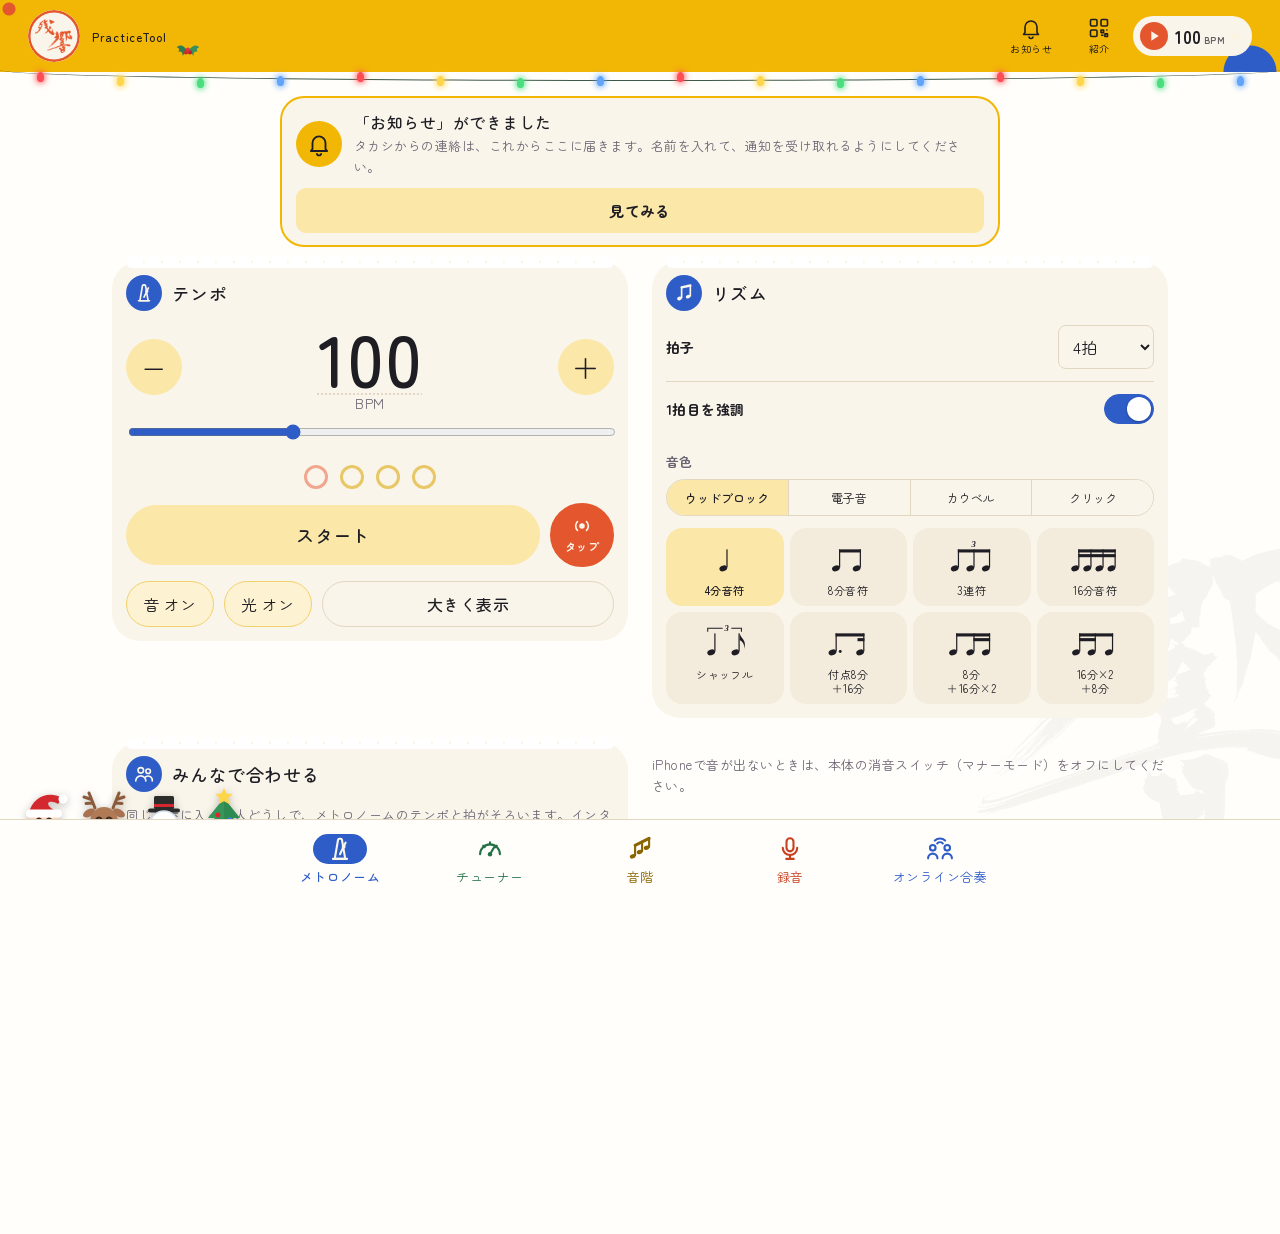
<file: index.html>
<!DOCTYPE html>
<html lang="ja">
<head>
  <meta charset="UTF-8">
  <meta name="viewport" content="width=device-width, initial-scale=1, viewport-fit=cover">
  <meta name="theme-color" content="#F2B705">
  <!-- 字体：禅丸ゴシック（T'S コンセプト） -->
  <link rel="preconnect" href="https://fonts.googleapis.com">
  <link rel="preconnect" href="https://fonts.gstatic.com" crossorigin>
  <link href="https://fonts.googleapis.com/css2?family=Zen+Maru+Gothic:wght@400;500&amp;display=swap" rel="stylesheet">
  <!-- クリスマスの見た目（毎年11月1日〜12月25日）。描く前に切り替えて、ちらつかないようにする -->
  <script>
    (function () {
      var d = new Date();
      if (d.getMonth() === 10 || (d.getMonth() === 11 && d.getDate() <= 25)) document.documentElement.classList.add('theme-xmas');
    })();
  </script>
  <meta name="description" content="メトロノーム・チューナー・音階・録音をひとつにまとめた楽器練習アプリ">
  <meta name="apple-mobile-web-app-capable" content="yes">
  <meta name="apple-mobile-web-app-title" content="残響PracticeTool">
  <meta name="apple-mobile-web-app-status-bar-style" content="black-translucent">
  <title>残響 PracticeTool</title>
  <!-- LINE などにリンクを貼ったときのプレビュー -->
  <meta property="og:type" content="website">
  <meta property="og:title" content="残響 PracticeTool">
  <meta property="og:description" content="メトロノーム・チューナー・音階・録音をひとつにまとめた楽器練習アプリ。ホーム画面に追加して使えます。">
  <meta property="og:url" content="https://trumpet926-bit.github.io/zankyo/">
  <meta property="og:image" content="https://trumpet926-bit.github.io/zankyo/icons/og-image.png">
  <meta property="og:image:width" content="1200">
  <meta property="og:image:height" content="630">
  <meta name="twitter:card" content="summary_large_image">
  <link rel="manifest" href="manifest.webmanifest">
  <link rel="icon" href="icons/icon-32.png?v=20261123" sizes="32x32" type="image/png">
  <link rel="icon" href="icons/icon-192.png?v=20261123" sizes="192x192" type="image/png">
  <link rel="apple-touch-icon" href="icons/icon-180.png?v=20261123">
  <link rel="stylesheet" href="style.css">
</head>
<body>
  <header class="app-header">
    <h1 class="brand">
      <img src="icons/logo-seal.png" alt="残響" class="brand-logo" draggable="false">
      <span class="brand-sub">PracticeTool</span>
      <!-- クリスマスの飾り（ひいらぎ） -->
      <svg class="xmas-holly" viewBox="0 0 32 24" aria-hidden="true">
        <path d="M15 13C10 4 4 6 2 9c3 0 4 3 2 5 4-1 6 2 5 5 3-3 5-3 6-6Z" fill="#2f7d4f"/>
        <path d="M17 13c5-9 11-7 13-4-3 0-4 3-2 5-4-1-6 2-5 5-3-3-5-3-6-6Z" fill="#3a8f5c"/>
        <circle cx="13.6" cy="15" r="2.6" fill="#d4282f"/>
        <circle cx="18.4" cy="15" r="2.6" fill="#c41f27"/>
        <circle cx="16" cy="11.4" r="2.6" fill="#e0353d"/>
      </svg>
    </h1>
    <!-- お知らせ（だれでも書けて全員に届く） -->
    <button class="header-share header-notice" id="openNotice" aria-label="お知らせ">
      <svg viewBox="0 0 24 24" aria-hidden="true">
        <path d="M6 16.5V11a6 6 0 0 1 12 0v5.5l1.5 2h-15Z"/>
        <path d="M10 20.5a2 2 0 0 0 4 0"/>
      </svg>
      <span>お知らせ</span>
      <i class="notice-dot" id="noticeDot" hidden></i>
    </button>
    <!-- アプリを人に紹介する（QRコードを見せる） -->
    <button class="header-share" id="openShare" aria-label="このアプリを紹介する">
      <svg viewBox="0 0 24 24" aria-hidden="true">
        <rect x="3.5" y="3.5" width="6.5" height="6.5" rx="1.2"/>
        <rect x="14" y="3.5" width="6.5" height="6.5" rx="1.2"/>
        <rect x="3.5" y="14" width="6.5" height="6.5" rx="1.2"/>
        <path d="M14 14h2.6v2.6H14zM17.9 17.9h2.6v2.6h-2.6zM14 19.2h2.6M19.2 14h1.3"/>
      </svg>
      <span>紹介</span>
    </button>
    <!-- どの画面からでも押せる、小さなメトロノームのボタン -->
    <button class="mini-metro" id="miniMetro" aria-label="メトロノームのスタート／ストップ">
      <span class="mini-dot" id="miniDot"></span>
      <span class="mini-icon" id="miniIcon"></span>
      <span class="mini-bpm"><span id="miniBpm">100</span><small>BPM</small></span>
    </button>
  </header>

  <!-- 新しい版のお知らせ -->
  <div class="update-banner" id="updateBanner" hidden>新しい版があります。止めたあと（部屋に入っているときは出たあと）に自動で更新します。</div>
  <div class="update-banner done" id="updatedToast" hidden>新しい版に更新しました</div>

  <main>
    <!-- 新しくできた「お知らせ」の案内（一度お知らせを開くまで出す） -->
    <div class="notice-intro" id="noticeIntro" hidden>
      <span class="notice-intro-bell" aria-hidden="true">
        <svg viewBox="0 0 24 24"><path d="M6 16.5V11a6 6 0 0 1 12 0v5.5l1.5 2h-15Z"/><path d="M10 20.5a2 2 0 0 0 4 0"/></svg>
      </span>
      <div class="notice-intro-text">
        <b>「お知らせ」ができました</b>
        <span>タカシからの連絡は、これからここに届きます。名前を入れて、通知を受け取れるようにしてください。</span>
      </div>
      <button class="ens-btn gold notice-intro-open" id="noticeIntroOpen">見てみる</button>
    </div>
    <!-- ホーム画面に追加する案内（必要なときだけ表示） -->
    <div class="install-banner" id="installBanner" hidden>
      <button class="install-close" id="installClose" aria-label="閉じる">×</button>
      <div class="install-title" id="installTitle"></div>
      <div class="install-body" id="installBody"></div>
      <button class="btn primary" id="installButton" hidden>ホーム画面に追加</button>
    </div>

    <!-- メトロノーム -->
    <section class="panel active" id="panel-metronome">
      <!-- テンポ -->
      <div class="tool-section">
        <div class="section-head">
          <span class="section-icon">
            <svg viewBox="0 0 24 24" aria-hidden="true">
              <path d="M7.5 20.5 10.3 4.2a1.2 1.2 0 0 1 1.2-1h1a1.2 1.2 0 0 1 1.2 1l2.8 16.3Z" class="line"/>
              <path d="M6 20.5h12M12 16.5 16.8 6.5" class="line"/>
              <circle cx="15.1" cy="10" r="1.7" class="dot"/>
            </svg>
          </span>
          <h2>テンポ</h2>
        </div>
        <div class="bpm-display">
          <button class="round-btn" id="bpmDown" aria-label="テンポを下げる">−</button>
          <div>
            <button class="bpm-value tempo-edit" id="bpmValue" aria-label="テンポを数字で入力">100</button>
            <div class="bpm-label">BPM</div>
          </div>
          <button class="round-btn" id="bpmUp" aria-label="テンポを上げる">＋</button>
        </div>
        <input type="range" id="bpmSlider" min="30" max="240" value="100" class="bpm-slider">

        <div class="beat-dots" id="beatDots"></div>

        <div class="action-row">
          <button class="btn primary big" id="startStop">スタート</button>
          <button class="tap-btn" id="tapTempo" aria-label="タップしてテンポを決める">
            <svg viewBox="0 0 24 24" aria-hidden="true">
              <circle cx="12" cy="12" r="3" fill="currentColor"/>
              <path d="M7.1 7.1a7 7 0 0 0 0 9.8M16.9 7.1a7 7 0 0 1 0 9.8" fill="none" stroke="currentColor" stroke-width="1.8" stroke-linecap="round"/>
            </svg>
            <span>タップ</span>
          </button>
        </div>
        <div class="action-row compact">
          <button class="toggle" data-toggle="metroSound" aria-pressed="true">音</button>
          <button class="toggle" data-toggle="metroLight" aria-pressed="true">光</button>
          <button class="btn" id="openBigView">大きく表示</button>
        </div>
      </div>

      <!-- リズム -->
      <div class="tool-section">
        <div class="section-head">
          <span class="section-icon">
            <svg viewBox="0 0 24 24" aria-hidden="true">
              <ellipse cx="7" cy="18" rx="2.6" ry="1.9" transform="rotate(-20 7 18)" class="dot"/>
              <ellipse cx="16.5" cy="16" rx="2.6" ry="1.9" transform="rotate(-20 16.5 16)" class="dot"/>
              <path d="M9.4 17.3V5.8M18.9 15.3V3.8" class="line"/>
              <path d="M9.4 5.8 18.9 3.8" class="beam"/>
            </svg>
          </span>
          <h2>リズム</h2>
        </div>
        <div class="setting-row">
          <span class="sub-label">拍子</span>
          <select id="beatsSelect">
            <option value="1">1拍</option>
            <option value="2">2拍</option>
            <option value="3">3拍</option>
            <option value="4" selected>4拍</option>
            <option value="5">5拍</option>
            <option value="6">6拍</option>
            <option value="7">7拍</option>
          </select>
        </div>
        <label class="setting-row">
          <span class="sub-label">1拍目を強調</span>
          <input type="checkbox" id="accentCheck" class="switch" checked>
        </label>
        <div class="sub-head">音色</div>
        <div class="seg click-sounds" id="clickSounds"></div>
        <div class="rhythm-grid" id="rhythmGrid"></div>
      </div>

      <!-- みんなで合わせる -->
      <div class="tool-section">
        <div class="section-head">
          <span class="section-icon">
            <svg viewBox="0 0 24 24" aria-hidden="true">
              <circle cx="8.5" cy="8" r="3" class="line"/>
              <circle cx="16.5" cy="9" r="2.5" class="line"/>
              <path d="M3 19.5a5.5 5.5 0 0 1 11 0M13.8 15.2A4.5 4.5 0 0 1 21 19.5" class="line"/>
            </svg>
          </span>
          <h2 id="syncHeading">みんなで合わせる</h2>
        </div>
        <div id="syncOut">
          <p class="note" id="syncInvite">同じ部屋に入った人どうしで、メトロノームのテンポと拍がそろいます。インターネットにつながっている必要があります。</p>
          <button class="btn primary full-width" id="syncCreate">部屋を作る</button>
          <div class="sync-join">
            <input type="text" inputmode="numeric" maxlength="6" id="syncCodeInput" placeholder="6桁の番号" class="code-input" autocomplete="off">
            <button class="btn" id="syncJoin">部屋に入る</button>
          </div>
        </div>
        <div id="syncIn" hidden>
          <div class="sync-room">
            <span>部屋 <b class="sync-code" id="syncCode"></b></span>
            <button class="btn small" id="syncInviteBtn">招待する</button>
          </div>
          <div class="sync-qr" id="syncQr" hidden></div>
          <div class="sync-me"><span class="sync-me-face" id="syncMeFace"></span><div><small>あなたは</small><b id="syncMe"></b><span class="sync-me-role" id="syncMeRole"></span></div></div>
          <div class="sync-members" id="syncMembers"></div>
          <div class="sync-message" id="syncMessage"></div>
          <div class="sync-calib">
            <p class="sync-calib-live" id="syncCalibLive" hidden></p>
            <button class="btn primary full-width" id="syncCalib" hidden>基準の台に自動で合わせる</button>
            <button class="btn primary full-width" id="syncCalibAll" hidden>全員を順番に合わせる</button>
            <p class="note" id="syncCalibNote"></p>
            <p class="note" id="syncCalibResult" hidden></p>
            <button class="btn full-width tapcal-open" id="openTapCal">タップで合わせる（オンライン合奏用）</button>
            <p class="note small-note">離れた場所の人と合わせるときの補正です。一緒にいるときは、上の「基準の台に自動で合わせる」のほうが正確です。</p>
          </div>
          <div class="sync-countin">
            <label class="setting-row">
              <span class="sub-label">スタートのたびに音で合わせる<small>カウントイン（ピッ×4）のあいだに、全員のマイクで聞いて合わせ直します。同じ部屋にいるとき用。通信の具合に左右されにくくなります。</small></span>
              <input type="checkbox" class="switch" id="syncCountIn">
            </label>
            <p class="note small-note" id="syncCountInNote"></p>
          </div>
          <label class="sync-offset">音のタイミング補正（手で微調整）
            <input type="range" id="syncOffset" min="-400" max="200" step="5" class="bpm-slider">
            <span class="note" id="syncOffsetValue">0 ms</span>
          </label>
          <p class="note">ほかの人より音が早く聞こえるときは右へ、遅いときは左へ動かします。リズム・音・光は自分だけの設定です。</p>
          <button class="btn danger small" id="syncLeave">部屋を出る</button>
        </div>
        <p class="note" id="syncStatus" hidden></p>
        <p class="error" id="syncError" hidden></p>
      </div>

      <p class="note">iPhoneで音が出ないときは、本体の消音スイッチ（マナーモード）をオフにしてください。</p>
      <!-- 時計（Garmin）からの操作。時計を登録した端末だけに出る -->
      <div class="tool-section" id="watchCard" hidden>
        <div class="section-head">
          <span class="section-icon">
            <svg viewBox="0 0 24 24" aria-hidden="true">
              <circle cx="12" cy="12" r="6.5" class="line"/>
              <path d="M9 5.5 9.8 2h4.4l.8 3.5M9 18.5l.8 3.5h4.4l.8-3.5M12 9v3l2 1.5" class="line"/>
            </svg>
          </span>
          <h2>時計で操作</h2>
        </div>
        <button class="btn primary full-width" id="watchToggle">時計からの操作を受け付ける</button>
        <p class="note" id="watchNote"></p>
        <button class="btn small" id="watchCopy">ホーム画面のアプリにも登録する（番号をコピー）</button>
        <p class="note small-note" id="watchCopyNote" hidden>コピーしました。ホーム画面のアプリを開き、左上の「残響」のロゴを5回続けてたたくと出るページのいちばん下で「貼り付けて登録」を押してください。</p>
      </div>
    </section>

    <!-- チューナー -->
    <section class="panel" id="panel-tuner">
      <!-- 上：チューナー -->
      <div class="tool-section">
      <div class="section-head">
        <span class="section-icon">
          <svg viewBox="0 0 24 24" aria-hidden="true">
            <path d="M3.5 16.5a8.5 8.5 0 0 1 17 0" class="line"/>
            <path d="M12 6.2V8M6.2 9.2l1.2 1.2M17.8 9.2l-1.2 1.2" class="line"/>
            <path d="M12 16.5 15.6 10.4" class="line"/>
            <circle cx="12" cy="16.5" r="1.9" class="dot"/>
          </svg>
        </span>
        <h2>チューナー</h2>
      </div>
      <div class="tuner-display" id="tunerDisplay">
        <div class="tuner-note"><span id="tunerNote">–</span><span class="tuner-octave" id="tunerOctave"></span></div>
        <div class="tuner-freq" id="tunerFreq">&nbsp;</div>
        <div class="tuner-meter">
          <div class="meter-tick" style="left: 0%"></div>
          <div class="meter-tick" style="left: 25%"></div>
          <div class="meter-tick center" style="left: 50%"></div>
          <div class="meter-tick" style="left: 75%"></div>
          <div class="meter-tick" style="left: 100%"></div>
          <div class="meter-needle" id="meterNeedle"></div>
        </div>
        <div class="meter-labels">
          <span>♭ 低い</span>
          <span class="tuner-cents" id="tunerCents">&nbsp;</span>
          <span>高い ♯</span>
        </div>
      </div>

      <button class="btn primary big full-width" id="tunerStartStop">マイクをオン</button>
      <p class="error" id="tunerError" hidden></p>

      <div class="sensitivity-row">
        <span class="sub-label">感度</span>
        <span class="note">鈍い</span>
        <input type="range" id="tunerSensitivity" min="1" max="5" step="1" value="4" class="bpm-slider">
        <span class="note">敏感</span>
      </div>
      <div class="input-meter">
        <div class="level-bar" id="tunerLevel"></div>
        <div class="level-mark" id="tunerLevelMark"></div>
      </div>
      <p class="note small-note">バーが縦の線を越えると反応します。反応しにくいときは感度を上げ、まわりの音に反応するときは下げてください。</p>
      </div>

      <!-- 下：基準音（音叉の代わり） -->
      <div class="tool-section">
        <div class="section-head">
          <span class="section-icon">
            <svg viewBox="0 0 24 24" aria-hidden="true">
              <path d="M8.5 3v7.2a3.5 3.5 0 0 0 7 0V3" class="line"/>
              <path d="M12 13.7V21" class="line"/>
              <path d="M18.6 5.4a3.6 3.6 0 0 1 0 4.4M20.6 3.8a6.2 6.2 0 0 1 0 7.6" class="line"/>
            </svg>
          </span>
          <h2>基準音</h2>
        </div>
        <div class="drone-main">
          <button class="round-btn small" id="dronePrev" aria-label="半音下げる">◀</button>
          <div class="drone-note">
            <div class="drone-name" id="droneName">B♭4</div>
            <div class="drone-freq" id="droneFreq">466.2 Hz</div>
          </div>
          <button class="round-btn small" id="droneNext" aria-label="半音上げる">▶</button>
          <button class="btn primary drone-toggle" id="droneToggle">鳴らす</button>
        </div>
        <div class="drone-row">
          <div class="seg drone-quick">
            <button id="droneBb">B♭</button>
            <button id="droneA">A</button>
          </div>
          <span class="player-label">オクターブ</span>
          <div class="seg drone-oct">
            <button id="droneOctDown" aria-label="1オクターブ下げる">−</button>
            <button id="droneOctUp" aria-label="1オクターブ上げる">＋</button>
          </div>
        </div>
        <div class="drone-row">
          <span class="player-label">音色</span>
          <div class="seg" id="droneTimbres"></div>
        </div>
        <div class="drone-row">
          <span class="player-label">音量</span>
          <input type="range" id="droneVolume" min="0.1" max="1" step="0.05" class="bpm-slider">
        </div>
        <p class="note small-note">鳴らしている間は、チューナーのマイクはオフになります。</p>
      </div>

      <!-- 共通の設定 -->
      <div class="common-setting">
        <div>
          <div class="sub-label">基準の高さ（A）</div>
          <div class="note small-note">チューナー・基準音・音階に共通。吹奏楽では 442Hz がよく使われます</div>
        </div>
        <div class="a4-control">
          <button class="round-btn small" id="a4Down" aria-label="基準を下げる">−</button>
          <span class="a4-value"><span id="a4Value">442</span><small>Hz</small></span>
          <button class="round-btn small" id="a4Up" aria-label="基準を上げる">＋</button>
        </div>
      </div>
    </section>

    <!-- 音階 -->
    <section class="panel" id="panel-scale">
      <!-- 調と種類 -->
      <div class="tool-section">
        <div class="section-head">
          <span class="section-icon">
            <svg viewBox="0 0 24 24" aria-hidden="true">
              <path d="M9 3.5 7.5 20.5M15.5 3.5 14 20.5M4.5 9.5l15-2.5M4 16l15-2.5" class="line"/>
            </svg>
          </span>
          <h2>調と種類</h2>
        </div>
        <div class="sub-head">調</div>
        <div class="key-grid" id="keyGrid"></div>
        <div class="sub-head">種類</div>
        <div class="chip-grid" id="scaleTypes"></div>
      </div>

      <!-- 音階（音の並びと再生） -->
      <div class="tool-section">
        <div class="section-head">
          <span class="section-icon">
            <svg viewBox="0 0 24 24" aria-hidden="true">
              <ellipse cx="5.6" cy="18.3" rx="2.4" ry="1.8" transform="rotate(-20 5.6 18.3)" class="dot"/>
              <ellipse cx="11.6" cy="14.6" rx="2.4" ry="1.8" transform="rotate(-20 11.6 14.6)" class="dot"/>
              <ellipse cx="17.6" cy="10.9" rx="2.4" ry="1.8" transform="rotate(-20 17.6 10.9)" class="dot"/>
              <path d="M7.8 17.6V8.8M13.8 13.9V5.6M19.8 10.2V2.9" class="line"/>
              <path d="M7.8 8.8 19.8 2.9" class="beam"/>
            </svg>
          </span>
          <div>
            <h2 id="scaleTitle"></h2>
            <div class="scale-start" id="scaleStart"></div>
          </div>
        </div>
        <button class="guide-link" id="openGuide">
          <svg viewBox="0 0 24 24" aria-hidden="true"><path d="M4 5.5A2.5 2.5 0 0 1 6.5 3H20v15H6.5A2.5 2.5 0 0 0 4 20.5Zm0 15A2.5 2.5 0 0 0 6.5 23H20v-5" fill="none" stroke="currentColor" stroke-width="1.8" stroke-linejoin="round"/></svg>
          <span id="openGuideLabel">この音階の解説</span>
        </button>
        <div class="note-chips" id="noteChips"></div>
        <p class="note small-note">音符を押すと、その音が鳴ります。</p>
        <div class="scale-play">
          <button class="btn primary big" id="scaleStartStop">再生</button>
          <button class="btn big rec-along" id="scaleRecord"></button>
        </div>
        <p class="note small-note">「録音しながら再生」は、鳴らした音階と自分の演奏をまとめて録音し、「録音」の画面に保存します。</p>
        <p class="error" id="scaleRecError" hidden></p>
      </div>

      <!-- 再生の設定 -->
      <div class="tool-section">
        <div class="section-head">
          <span class="section-icon">
            <svg viewBox="0 0 24 24" aria-hidden="true">
              <path d="M4 7h16M4 17h16" class="line"/>
              <circle cx="9" cy="7" r="2.4" class="knob"/>
              <circle cx="15" cy="17" r="2.4" class="knob"/>
            </svg>
          </span>
          <h2>再生の設定</h2>
        </div>
        <div class="sub-head">テンポ</div>
        <div class="tempo-row">
          <button class="round-btn small" id="scaleBpmDown" aria-label="テンポを下げる">−</button>
          <span class="tempo-value"><button class="tempo-edit" id="scaleBpmValue" aria-label="テンポを数字で入力">80</button> BPM</span>
          <button class="round-btn small" id="scaleBpmUp" aria-label="テンポを上げる">＋</button>
        </div>
        <input type="range" id="scaleBpmSlider" min="30" max="200" value="80" class="bpm-slider">
        <div class="sub-head">音の長さ</div>
        <div class="note-lengths" id="noteLengths"></div>
        <div class="sub-head">練習の補助</div>
        <label class="setting-row">
          <span class="sub-label">自分で吹く<small>音階は鳴らさず、楽譜の音符をテンポに合わせて光らせます</small></span>
          <input type="checkbox" id="scaleSelfPlay" class="switch">
        </label>
        <label class="setting-row">
          <span class="sub-label">ドローン（主音をのばす）<small>主音とのずれが「うなり」として聞こえます</small></span>
          <input type="checkbox" id="scaleDrone" class="switch">
        </label>
        <div class="drone-mix" id="scaleDroneMix">
          <span class="note">ドローンの音量</span>
          <input type="range" id="scaleDroneVolume" min="0.1" max="1" step="0.05" class="bpm-slider">
        </div>
        <label class="setting-row" id="scaleRelativeRow">
          <span class="sub-label">平行調も続けて<small id="scaleRelativeNote"></small></span>
          <input type="checkbox" id="scaleRelative" class="switch">
        </label>
        <label class="setting-row">
          <span class="sub-label">メトロノームも鳴らす</span>
          <input type="checkbox" id="scaleClick" class="switch">
        </label>
        <button class="guide-link scale-more" id="toggleScaleSettings" aria-expanded="false">
          <svg viewBox="0 0 24 24" aria-hidden="true"><path d="M4 7h16M4 17h16" fill="none" stroke="currentColor" stroke-width="1.8" stroke-linecap="round"/><circle cx="9" cy="7" r="2.4" fill="currentColor"/><circle cx="15" cy="17" r="2.4" fill="currentColor"/></svg>
          <span>詳しい設定</span>
        </button>
        <div class="scale-settings" id="scaleSettings" hidden>
        <div class="sub-head">楽器の調</div>
        <div class="seg" id="scaleTranspositions">
          <button data-transposition="0">C（実音）</button>
          <button data-transposition="2">B♭</button>
          <button data-transposition="9">E♭</button>
          <button data-transposition="7">F</button>
        </div>
        <p class="note small-note" id="transpositionNote"></p>
        <div class="sub-head">始める高さ</div>
        <div class="seg" id="scaleOctaves">
          <button data-octave="-2">2つ下</button>
          <button data-octave="-1">1つ下</button>
          <button data-octave="0">標準</button>
          <button data-octave="1">1つ上</button>
        </div>
        <label class="setting-row">
          <span class="sub-label">始める前に4拍数える</span>
          <input type="checkbox" id="countIn" class="switch">
        </label>
        <label class="setting-row">
          <span class="sub-label">くり返す</span>
          <input type="checkbox" id="scaleRepeat" class="switch">
        </label>
        </div>
      </div>
    </section>

    <!-- 録音 -->
    <section class="panel" id="panel-recorder">
      <div class="tool-section">
        <div class="section-head">
          <span class="section-icon">
            <svg viewBox="0 0 24 24" aria-hidden="true">
              <rect x="9" y="2.8" width="6" height="11.2" rx="3" class="line"/>
              <path d="M5.8 11a6.2 6.2 0 0 0 12.4 0M12 17.2v3.3M8.8 20.5h6.4" class="line"/>
            </svg>
          </span>
          <h2>録音</h2>
        </div>
        <div class="rec-panel">
          <div class="rec-time" id="recTime">0:00</div>
          <div class="level-meter"><div class="level-bar" id="levelBar"></div></div>
          <button class="rec-button" id="recButton" aria-label="録音"><span class="rec-icon"></span></button>
          <div class="rec-status" id="recStatus">押すと録音を始めます</div>
        </div>
        <label class="setting-row">
          <span class="sub-label">メトロノームを鳴らしながら録音</span>
          <input type="checkbox" id="recWithMetronome" class="switch">
        </label>
        <p class="note small-note">テンポと拍子は「メトロノーム」画面の設定を使います。</p>
        <label class="setting-row">
          <span class="sub-label">使うマイク</span>
          <select id="recMic" class="mic-select"><option value="">おまかせ</option></select>
        </label>
        <p class="note small-note" id="recMicNow" hidden></p>
        <label class="setting-row" id="speakerRow" hidden>
          <span class="sub-label">音を出す場所</span>
          <select id="outSpeaker" class="mic-select"><option value="">おまかせ</option></select>
        </label>
        <p class="note small-note" id="speakerNote" hidden>音を出す場所：Android ではアプリから選べません（Android の決まりで、USB の機器をつなぐと音もそちらから出ます）。画面の上から下に引いて出る音楽の欄の「メディア出力」で、本体や Bluetooth を選べる機種もあります。</p>
        <p class="error" id="recError" hidden></p>
      </div>

      <!-- 再生プレーヤー（一覧から選んだ録音を再生する） -->
      <div class="player" id="player" hidden>
        <div class="player-title" id="playerTitle"></div>
        <canvas class="waveform" id="waveform" aria-label="波形。押すとその位置から再生します"></canvas>
        <div class="seek-wrap">
          <div class="loop-region" id="loopRegion" hidden></div>
          <input type="range" id="playerSeek" min="0" max="1000" value="0" class="bpm-slider player-seek" aria-label="再生位置">
        </div>
        <div class="player-times"><span id="playerPos">0:00</span><span id="playerDur">0:00</span></div>
        <div class="player-controls">
          <button class="round-btn skip-btn" id="playerBack" aria-label="5秒戻す">−5秒</button>
          <button class="player-play" id="playerPlay" aria-label="再生"></button>
          <button class="round-btn skip-btn" id="playerFwd" aria-label="5秒進める">+5秒</button>
        </div>
        <div class="player-row">
          <span class="player-label">速さ</span>
          <div class="seg" id="playerRates">
            <button data-rate="0.5">0.5倍</button>
            <button data-rate="0.75">0.75倍</button>
            <button data-rate="1">1倍</button>
          </div>
        </div>
        <div class="player-row">
          <span class="player-label">くり返し</span>
          <div class="seg">
            <button id="loopA">A</button>
            <button id="loopB">B</button>
            <button id="loopClear">解除</button>
          </div>
        </div>
        <p class="note" id="loopInfo">始めたい位置で「A」、終わりたい位置で「B」を押すと、その間をくり返します。</p>
        <button class="btn full-width trim-open" id="trimOpen">✂ 切り取り</button>
        <div class="trim-panel" id="trimPanel" hidden>
          <p class="trim-range" id="trimRange"></p>
          <p class="note small-note">波形の上の丸い持ち手を動かして、残したい範囲を決めます。元の録音はそのまま残り、切り取った部分が新しい録音（MP3）として保存されます。</p>
          <div class="trim-row">
            <button class="btn small" id="trimSetStart">今の位置を開始に</button>
            <button class="btn small" id="trimSetEnd">今の位置を終了に</button>
          </div>
          <div class="trim-row">
            <button class="btn" id="trimPreview">▶ 範囲を聞く</button>
            <button class="btn primary" id="trimSave">この範囲を保存</button>
          </div>
          <button class="btn small trim-cancel" id="trimCancel">やめる</button>
          <p class="error" id="trimError" hidden></p>
        </div>
        <button class="btn full-width rec-along" id="playerOverdub"></button>
        <p class="note small-note">この録音を頭からスピーカーで鳴らし、合わせて吹いた音とまとめて録音します。最後まで鳴ると録音も止まります。</p>
        <p class="error" id="playerError" hidden></p>
      </div>

      <div class="list-head">
        <h2>録音したもの</h2>
        <button class="btn small" id="selectButton">選んで削除</button>
        <button class="btn small" id="importButton">ファイルを開く</button>
        <input type="file" id="importInput" accept="audio/*,.m4a,.mp3,.wav,.webm,.aac,.ogg" multiple hidden>
      </div>
      <div class="select-bar" id="selectBar" hidden>
        <button class="btn small" id="selectAll">すべて選ぶ</button>
        <button class="btn small danger" id="selectDelete" disabled>削除</button>
        <button class="btn small" id="selectCancel">やめる</button>
      </div>
      <div id="recList"></div>
    </section>
    <section class="panel" id="panel-ensemble">
      <div class="ens-stage">
        <!-- パスワードを入れるまでは、これだけを出す -->
        <div class="ens-lock" id="ensLock">
          <h2 class="ens-title">オンライン合奏</h2>
          <p class="ens-lead">離れた場所の仲間と、音声をつないで一緒に吹く。<br>パスワードを知っている人だけの部屋です。</p>
          <form class="ens-form" id="labUnlock">
            <input type="password" id="labPassword" placeholder="パスワード" autocomplete="off" class="ens-input">
            <button class="ens-btn gold" type="submit" id="labSubmit">入る</button>
          </form>
          <p class="ens-error" id="labError" hidden></p>
        </div>

        <!-- 合奏を始める・参加する -->
        <div class="ens-lobby" id="ensLobby" hidden>
          <h2 class="ens-title">オンライン合奏</h2>
          <p class="ens-lead" id="ensLobbyLead">有線イヤホンをつけて、はじめましょう。</p>
          <button class="ens-btn gold large" id="ensStartSession">合奏をはじめる</button>
          <p class="ens-small center">部屋をつくると、すぐに音声がつながります。仲間はあとから招待できます。</p>
          <div class="ens-divider"><span>または</span></div>
          <form class="ens-form" id="ensJoinForm">
            <input type="text" inputmode="numeric" maxlength="6" id="ensCode" placeholder="部屋の番号（6桁）" class="ens-input code" autocomplete="off">
            <button class="ens-btn outline" type="submit" id="ensJoinBtn">参加する</button>
          </form>
          <p class="ens-error" id="ensLobbyError" hidden></p>
        </div>

        <!-- 合奏中 -->
        <div class="ens-session" id="ensSession" hidden>
          <div class="ens-head">
            <div>
              <p class="ens-label">部屋の番号</p>
              <p class="ens-room-code" id="ensRoomCode"></p>
            </div>
            <button class="ens-btn outline small" id="ensInvite">招待する</button>
          </div>
          <div class="ens-qr" id="ensQr" hidden></div>

          <div class="ens-members" id="ensMembers"></div>
          <button class="ens-btn gold full" id="ensConnect" hidden>音声をつなぐ</button>
          <p class="ens-error" id="ensError" hidden></p>

          <div class="ens-metro">
            <div class="ens-dots" id="ensDots"></div>
            <div class="ens-metro-row">
              <button class="ens-round" id="ensBpmDown" aria-label="テンポを下げる">−</button>
              <div class="ens-bpm"><span id="ensBpm">100</span><small>BPM</small></div>
              <button class="ens-round" id="ensBpmUp" aria-label="テンポを上げる">＋</button>
            </div>
            <div class="ens-metro-row">
              <select id="ensBeats" class="ens-select" aria-label="拍子">
                <option value="1">1拍</option>
                <option value="2">2拍</option>
                <option value="3">3拍</option>
                <option value="4" selected>4拍</option>
                <option value="5">5拍</option>
                <option value="6">6拍</option>
                <option value="7">7拍</option>
              </select>
              <button class="ens-btn gold" id="ensStart">スタート</button>
            </div>
            <div class="ens-metro-row">
              <button class="ens-btn gold ens-cue-btn" id="ensCue">合図を出す</button>
              <button class="ens-btn outline" id="ensBig">大きく表示</button>
            </div>
            <p class="ens-small center">合図：次の小節で、全員の画面に拍の数字（1・2・3・4）が出ます。</p>
          </div>

          <div class="ens-record">
            <button class="ens-rec" id="ensRec" aria-label="合奏を録音する"><span></span></button>
            <p class="ens-rec-label" id="ensRecLabel">合奏を録音する</p>
            <p class="ens-small center" id="ensTakeStatus" hidden></p>
            <button class="ens-btn outline small" id="ensTakeRetry" hidden>もう一度送る</button>
          </div>

          <div class="ens-actions">
            <button class="ens-chip" id="ensMute">マイクを切る</button>
            <button class="ens-chip" id="ensTapCal">タップで合わせる（オンライン合奏用）</button>
          </div>
          <label class="ens-option">
            <input type="checkbox" id="metroViaElement" class="switch">
            <span>メトロノームが聞こえないとき：相手の声と同じ出口から鳴らす</span>
          </label>
        </div>

        <!-- これまでの合奏録音 -->
        <div class="ens-takes" id="ensTakes" hidden>
          <h3 class="ens-subtitle">これまでの合奏録音</h3>
          <div class="ens-take-list" id="ensTakeList"></div>
          <p class="ens-small" id="mixStatus" hidden></p>
        </div>
        <button class="ens-btn outline ens-exit" id="labHide" hidden>退出</button>
      </div>
    </section>
  </main>

  <!-- 音階の解説 -->
  <div class="guide-view" id="guideView" hidden>
    <div class="guide-top">
      <div class="guide-top-row">
        <h2>音階の解説</h2>
        <button class="guide-close" id="closeGuide" aria-label="閉じる">×</button>
      </div>
      <div class="guide-tabs" id="guideTabs"></div>
    </div>
    <article class="guide-body" id="guideBody"></article>
  </div>

  <!-- アプリの紹介（QRコードを見せて、使う人を増やす） -->
  <!-- お知らせ（だれでも書けて全員に届く）と、持ち主への連絡 -->
  <div class="share-view notice-view" id="noticeView" hidden>
    <button class="zk-close" id="closeNotice" aria-label="閉じる">×</button>
    <div class="notice-inner">
      <!-- お知らせ と 連絡 は別のページ（上の切り替えで移る） -->
      <div class="notice-tabs" role="tablist">
        <button class="notice-tab active" id="noticeTabNews" role="tab" aria-selected="true">お知らせ</button>
        <button class="notice-tab" id="noticeTabContact" role="tab" aria-selected="false">タカシに連絡</button>
      </div>

      <section class="notice-page" id="noticePageNews">
        <form class="notice-card" id="noticeNameForm" hidden>
          <p>はじめに、お名前を教えてください。お知らせを読んだことがタカシに伝わり、お知らせを書けるようになります。</p>
          <div class="notice-row">
            <input type="text" id="noticeNameInput" maxlength="20" placeholder="お名前" autocomplete="name">
            <button class="ens-btn gold" type="submit">決める</button>
          </div>
        </form>
        <div class="notice-owner-bar" id="noticeOwnerBar" hidden>
          <button class="btn small notice-reload" id="noticeReload" type="button">↻ 新しいお知らせを確かめる</button>
          <button class="ens-btn gold notice-write" id="noticeWrite">＋ 書く</button>
        </div>
        <div class="notice-card notice-compose" id="noticeCompose" hidden>
          <input type="text" id="noticeTitleInput" maxlength="60" placeholder="見出し">
          <textarea id="noticeBodyInput" rows="6" maxlength="2000" placeholder="本文"></textarea>
          <div class="notice-row">
            <button class="ens-btn outline" id="noticeCancel" type="button">やめる</button>
            <button class="ens-btn gold" id="noticeSend">全員に送る</button>
          </div>
        </div>
        <p class="note small-note notice-send-note" id="noticeSendNote"></p>
        <p class="note small-note" id="noticeDevices" hidden></p>
        <div class="notice-list" id="noticeList"></div>
        <div class="notice-foot">
          <div id="noticePushCard" hidden>
            <p class="note small-note" id="noticePushText"></p>
            <button class="ens-btn gold" id="noticePushOn" hidden>通知を受け取る</button>
          </div>
          <p class="note small-note" id="noticeMe" hidden>お名前：<b id="noticeMeName"></b> <button class="btn small" id="noticeRename" type="button">変える</button></p>
        </div>
      </section>

      <section class="notice-page notice-contact" id="noticePageContact" hidden>
        <div class="notice-contact-card">
          <img src="icons/logo-seal.png" alt="" class="notice-contact-seal">
          <h2 id="noticeContactLabel"></h2>
          <p>SMS（ショートメッセージ）か、メールでご連絡ください。<br>SMS は、スマホが対応していれば自動で RCS になります。</p>
          <a class="ens-btn gold notice-sms" id="noticeSms" href="#">SMS で送る</a>
          <p class="notice-number" id="noticeSmsNumber"></p>
          <a class="ens-btn outline notice-sms" id="noticeMail" href="#">メールで送る</a>
          <p class="notice-mail" id="noticeMailAddress"></p>
        </div>
      </section>
    </div>
  </div>

  <div class="share-view" id="shareView" hidden>
    <button class="zk-close" id="closeShare" aria-label="閉じる">×</button>
    <div class="share-inner">
      <img src="icons/logo-seal.png" alt="残響" class="share-logo">
      <p class="zk-eyebrow">PRACTICE TOOL</p>
      <h2 class="share-title">残響 PracticeTool</h2>
      <p class="share-lead">管楽器奏者のための練習アプリ<br>無料・登録不要・ブラウザですぐ使えます</p>
      <div class="share-qr"><img src="icons/app-qr.svg" alt="アプリのQRコード"></div>
      <p class="share-note">スマホのカメラで読み取ると開きます</p>
      <p class="share-url">trumpet926-bit.github.io/zankyo</p>
      <div class="share-actions">
        <button class="ens-btn gold" id="shareSend">リンクを送る</button>
        <button class="ens-btn outline" id="shareCopy">コピー</button>
      </div>
      <ul class="share-points">
        <li>メトロノーム（仲間とぴったりそろう）</li>
        <li>チューナー・基準音</li>
        <li>音階と管楽器向けの解説</li>
        <li>録音・聞き返し</li>
      </ul>
    </div>
  </div>

  <!-- タップで合わせる（オンライン合奏用の補正） -->
  <div class="tapcal-view" id="tapCal" hidden>
    <div class="tapcal-inner">
      <p class="tapcal-tag">オンライン合奏用</p>
      <h2 class="tapcal-title">タップで合わせる</h2>
      <p class="note tapcal-note" id="tapCalNote"></p>
      <p class="note small-note">離れた場所の人と合わせるときの補正です。一緒にいるときは「基準の台に自動で合わせる」のほうが正確です。</p>
      <button class="tapcal-pad" id="tapCalPad" disabled aria-label="ここをタップ">タップ</button>
      <p class="tapcal-count" id="tapCalCount"></p>
      <div class="tapcal-actions">
        <button class="btn primary" id="tapCalStart">はじめる</button>
        <button class="btn" id="tapCalClose">閉じる</button>
      </div>
    </div>
  </div>

  <!-- オンライン合奏の合図（全員の画面に、拍の数字を大きく出す） -->
  <div class="cue-view" id="cueView" hidden>
    <p class="cue-by" id="cueBy"></p>
    <div class="cue-num" id="cueNum"></div>
    <div class="cue-dots" id="cueDots"></div>
  </div>

  <!-- 隠しページ（上のロゴを5回たたくと開く） -->
  <div class="zk-view" id="zankyoView" hidden>
    <button class="zk-close" id="closeZankyo" aria-label="閉じる">×</button>
    <div class="zk-inner">
      <header class="zk-hero">
        <img src="icons/logo-seal.png" alt="残響" class="zk-logo">
        <p class="zk-eyebrow">ENSEMBLE REVERBERATION</p>
        <p class="zk-lead">香川大学吹奏楽団の OB で結成した<br>アンサンブルです。</p>
      </header>
      <h2 class="zk-heading">これまでの演奏</h2>
      <div class="zk-videos" id="zkVideos"></div>
      <section id="zkSharedSection" hidden>
        <h2 class="zk-heading">今日の練習</h2>
        <div class="zk-shared" id="zkShared"></div>
      </section>
      <p class="zk-foot">このページは、ロゴを 5 回たたいた人だけが見られます。</p>
      <div class="zk-watch">
        <button class="zk-watch-btn" id="watchPaste">時計の番号を貼り付けて登録</button>
        <p class="zk-watch-note" id="watchPasteNote"></p>
      </div>
    </div>
  </div>

  <!-- メトロノームの大きな表示（譜面台に置いても見えるように） -->
  <div class="big-view" id="bigView" hidden>
    <div class="big-flash" id="bigFlash"></div>
    <button class="big-close" id="closeBigView" aria-label="閉じる">×</button>
    <div class="big-room" id="bigRoom" hidden></div>
    <div class="big-beat" id="bigBeat">–</div>
    <div class="big-dots" id="bigDots"></div>
    <div class="big-info"><span id="bigBpm">100</span> BPM</div>
    <div class="big-controls">
      <button class="big-round" id="bigBpmDown" aria-label="テンポを下げる">−</button>
      <button class="big-start" id="bigStartStop">スタート</button>
      <button class="big-round" id="bigBpmUp" aria-label="テンポを上げる">＋</button>
    </div>
    <button class="big-cue" id="bigCue" hidden>合図を出す</button>
    <div class="big-toggles">
      <button class="toggle" data-toggle="metroSound" aria-pressed="true">音</button>
      <button class="toggle" data-toggle="metroLight" aria-pressed="true">光</button>
    </div>
  </div>

  <nav class="tab-bar">
    <button class="tab active" data-panel="metronome">
      <span class="tab-icon">
        <svg viewBox="0 0 24 24" aria-hidden="true">
          <path d="M7.5 20.5 10.3 4.2a1.2 1.2 0 0 1 1.2-1h1a1.2 1.2 0 0 1 1.2 1l2.8 16.3Z" class="line"/>
          <path d="M6 20.5h12" class="line"/>
          <path d="M12 16.5 16.8 6.5" class="line"/>
          <circle cx="15.1" cy="10" r="1.7" class="dot"/>
        </svg>
      </span>
      <span class="tab-label">メトロノーム</span>
    </button>
    <button class="tab" data-panel="tuner">
      <span class="tab-icon">
        <svg viewBox="0 0 24 24" aria-hidden="true">
          <path d="M3.5 16.5a8.5 8.5 0 0 1 17 0" class="line"/>
          <path d="M12 6.2V8M6.2 9.2l1.2 1.2M17.8 9.2l-1.2 1.2" class="line"/>
          <path d="M12 16.5 15.6 10.4" class="line"/>
          <circle cx="12" cy="16.5" r="1.9" class="dot"/>
        </svg>
      </span>
      <span class="tab-label">チューナー</span>
    </button>
    <button class="tab" data-panel="scale">
      <span class="tab-icon">
        <svg viewBox="0 0 24 24" aria-hidden="true">
          <ellipse cx="5.6" cy="18.3" rx="2.4" ry="1.8" transform="rotate(-20 5.6 18.3)" class="dot"/>
          <ellipse cx="11.6" cy="14.6" rx="2.4" ry="1.8" transform="rotate(-20 11.6 14.6)" class="dot"/>
          <ellipse cx="17.6" cy="10.9" rx="2.4" ry="1.8" transform="rotate(-20 17.6 10.9)" class="dot"/>
          <path d="M7.8 17.6V8.8M13.8 13.9V5.6M19.8 10.2V2.9" class="line"/>
          <path d="M7.8 8.8 19.8 2.9" class="beam"/>
        </svg>
      </span>
      <span class="tab-label">音階</span>
    </button>
    <button class="tab" data-panel="recorder">
      <span class="tab-icon">
        <svg viewBox="0 0 24 24" aria-hidden="true">
          <rect x="9" y="2.8" width="6" height="11.2" rx="3" class="line"/>
          <path d="M5.8 11a6.2 6.2 0 0 0 12.4 0" class="line"/>
          <path d="M12 17.2v3.3M8.8 20.5h6.4" class="line"/>
        </svg>
      </span>
      <span class="tab-label">録音</span>
    </button>
    <button class="tab" data-panel="ensemble">
      <span class="tab-icon">
        <svg viewBox="0 0 24 24" aria-hidden="true">
          <circle cx="5.8" cy="11" r="2.4" class="line"/>
          <circle cx="18.2" cy="11" r="2.4" class="line"/>
          <path d="M1.8 20a4 4 0 0 1 8 0M14.2 20a4 4 0 0 1 8 0" class="line"/>
          <path d="M9.6 7.2a3.4 3.4 0 0 1 4.8 0M7.6 4.8a6.4 6.4 0 0 1 8.8 0" class="line"/>
        </svg>
      </span>
      <span class="tab-label">オンライン合奏</span>
    </button>
  </nav>

  <script src="js/version.js"></script>
  <script src="js/music.js"></script>
  <script src="js/scale-guide.js"></script>
  <script src="js/storage.js"></script>
  <script src="js/usage.js"></script>
  <script src="js/audio.js"></script>
  <script src="js/metronome.js"></script>
  <script src="js/notation.js"></script>
  <script src="js/staff.js"></script>
  <script src="js/scale-player.js"></script>
  <script src="js/pitch.js"></script>
  <script src="js/tuner.js"></script>
  <script src="js/drone.js"></script>
  <script src="js/recordings-db.js"></script>
  <script src="js/recorder.js"></script>
  <script src="js/player.js"></script>
  <script src="js/waveform.js"></script>
  <script src="js/app.js"></script>
  <script src="js/calib.js"></script>
  <script src="js/edo-faces.js"></script>
  <script src="js/sync.js"></script>
  <script src="js/sync-ui.js"></script>
  <script src="js/ensemble.js"></script>
  <script src="js/tap-calib.js"></script>
  <script src="js/zankyo.js"></script>
  <script src="js/share.js"></script>
  <script src="js/xmas.js"></script>
  <script src="js/watch-remote.js"></script>
  <script src="js/hidden-share.js"></script>
  <script src="js/notice.js"></script>
  <script src="js/install.js"></script>
  <script src="js/update.js"></script>
</body>
</html>
</file>
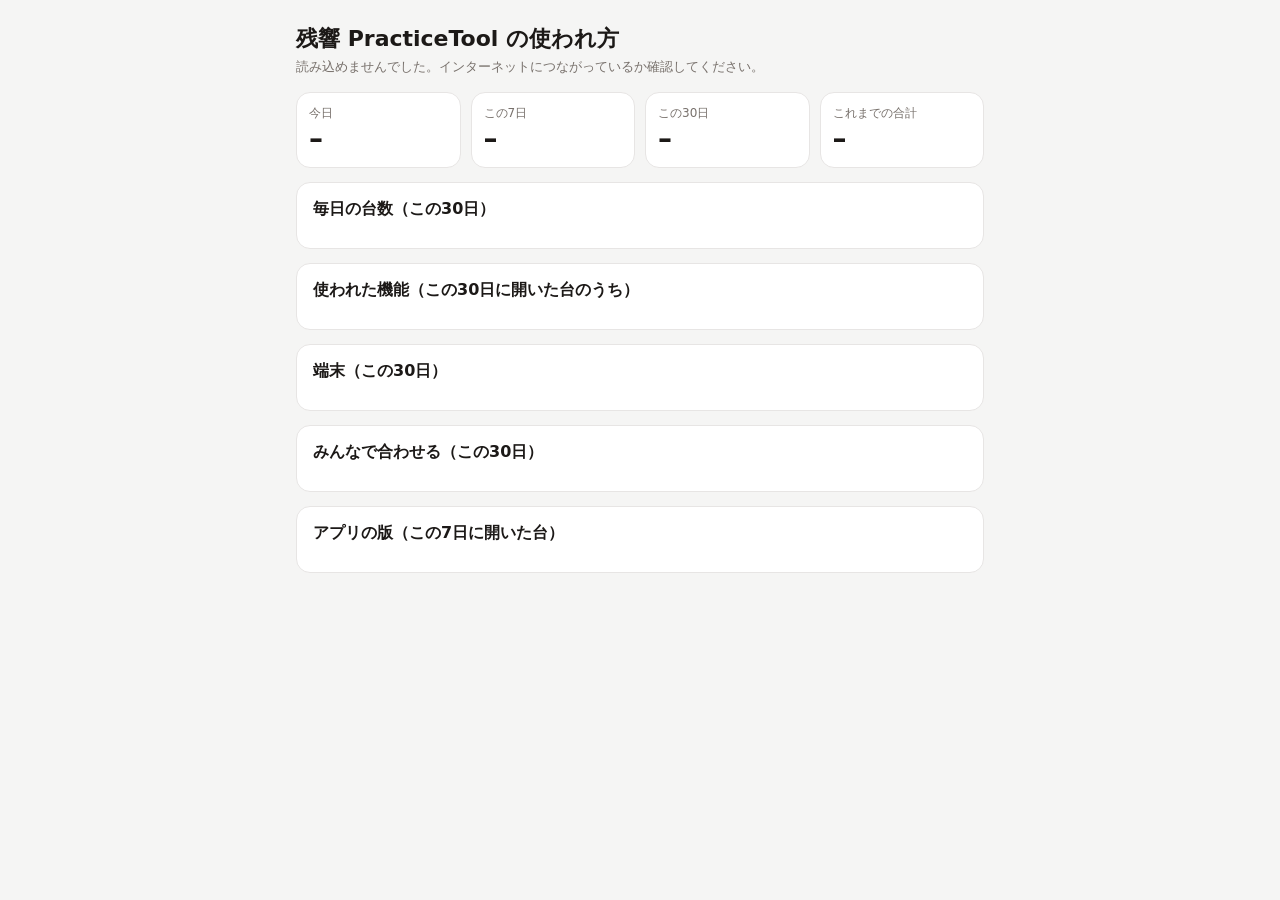
<file: stats.html>
<!doctype html>
<html lang="ja">
<head>
<meta charset="utf-8">
<meta name="viewport" content="width=device-width, initial-scale=1">
<meta name="robots" content="noindex, nofollow">
<title>使われ方</title>
<style>
  :root {
    --bg: #f5f5f4; --surface: #ffffff; --text: #1c1917; --muted: #78716c; --border: #e7e5e4;
    --bar: #b45309; --bar-soft: #f3e3cf; --grid: #e7e5e4;
  }
  @media (prefers-color-scheme: dark) {
    :root { --bg: #0c0a09; --surface: #1c1917; --text: #f5f5f4; --muted: #a8a29e; --border: #292524;
      --bar: #f59e0b; --bar-soft: #3b2a14; --grid: #292524; }
  }
  * { box-sizing: border-box; }
  body { margin: 0; background: var(--bg); color: var(--text); font-family: system-ui, -apple-system, "Hiragino Sans", "Yu Gothic UI", sans-serif; }
  main { max-width: 720px; margin: 0 auto; padding: 16px 16px 40px; }
  h1 { font-size: 22px; margin: 8px 0 4px; }
  h2 { font-size: 16px; margin: 0 0 12px; }
  .sub { color: var(--muted); font-size: 13px; margin: 0 0 16px; }
  .card { background: var(--surface); border: 1px solid var(--border); border-radius: 14px; padding: 16px; margin-bottom: 14px; }
  .tiles { display: grid; grid-template-columns: repeat(4, 1fr); gap: 10px; margin-bottom: 14px; }
  .tile { background: var(--surface); border: 1px solid var(--border); border-radius: 14px; padding: 12px; }
  .tile .label { font-size: 12px; color: var(--muted); }
  .tile .num { font-size: 28px; font-weight: 700; font-variant-numeric: tabular-nums; }
  .tile .unit { font-size: 13px; color: var(--muted); margin-left: 2px; }
  @media (max-width: 480px) { .tiles { grid-template-columns: repeat(2, 1fr); } }
  .chart { position: relative; }
  .chart svg { display: block; width: 100%; height: 180px; overflow: visible; }
  .axis { font-size: 11px; fill: var(--muted); }
  .tip { position: absolute; pointer-events: none; background: var(--text); color: var(--bg); font-size: 12px; padding: 4px 8px; border-radius: 6px; white-space: nowrap; transform: translate(-50%, -110%); }
  .rows { display: grid; gap: 8px; }
  .row { display: grid; grid-template-columns: 8.5em 1fr 6.5em; align-items: center; gap: 8px; font-size: 14px; }
  .track { height: 10px; border-radius: 5px; background: var(--bar-soft); overflow: hidden; }
  .fill { height: 100%; border-radius: 5px; background: var(--bar); }
  .val { text-align: right; font-variant-numeric: tabular-nums; color: var(--muted); font-size: 13px; }
  .val b { color: var(--text); font-weight: 600; }
  table { width: 100%; border-collapse: collapse; font-size: 14px; font-variant-numeric: tabular-nums; }
  th, td { text-align: left; padding: 6px 4px; border-bottom: 1px solid var(--border); }
  th { color: var(--muted); font-weight: 500; font-size: 12px; }
  .empty { color: var(--muted); font-size: 14px; }
</style>
</head>
<body>
<main>
  <h1>残響 PracticeTool の使われ方</h1>
  <p class="sub" id="updated">読み込んでいます…</p>

  <div class="tiles">
    <div class="tile"><div class="label">今日</div><div class="num" id="tToday">–</div></div>
    <div class="tile"><div class="label">この7日</div><div class="num" id="t7">–</div></div>
    <div class="tile"><div class="label">この30日</div><div class="num" id="t30">–</div></div>
    <div class="tile"><div class="label">これまでの合計</div><div class="num" id="tAll">–</div></div>
  </div>

  <section class="card">
    <h2>毎日の台数（この30日）</h2>
    <div class="chart" id="daily"></div>
  </section>

  <section class="card">
    <h2>使われた機能（この30日に開いた台のうち）</h2>
    <div class="rows" id="features"></div>
  </section>

  <section class="card">
    <h2>端末（この30日）</h2>
    <div class="rows" id="platforms"></div>
  </section>

  <section class="card">
    <h2>みんなで合わせる（この30日）</h2>
    <div id="rooms"></div>
  </section>

  <section class="card">
    <h2>アプリの版（この7日に開いた台）</h2>
    <div id="versions"></div>
  </section>
</main>
<script>
const URL_BASE = 'https://zankyo-855d9-default-rtdb.asia-southeast1.firebasedatabase.app/usage.json';
const FEATURES = [
  ['metronome', 'メトロノーム'], ['tuner', 'チューナー'], ['drone', '基準音'], ['scale', '音階'],
  ['guide', '音階の解説'], ['recorder', '録音'], ['sync', 'みんなで合わせる'], ['calib', '自動補正'], ['ensemble', 'オンライン合奏'], ['take', '合奏録音'], ['tapcalib', 'タップで合わせる'], ['calibbatch', '全員を順番に合わせる'], ['countin', '音で合わせる'], ['notice', 'お知らせ'], ['push', '通知の登録'],
];
const PLATFORMS = { iphone: 'iPhone', ipad: 'iPad', android: 'Android', pc: 'パソコン' };

const $ = (id) => document.getElementById(id);
const pad = (n) => String(n).padStart(2, '0');
const dayKey = (d) => `${d.getFullYear()}-${pad(d.getMonth() + 1)}-${pad(d.getDate())}`;
function lastDays(n) {
  const out = [];
  const d = new Date();
  for (let i = n - 1; i >= 0; i--) out.push(dayKey(new Date(d.getFullYear(), d.getMonth(), d.getDate() - i)));
  return out;
}
function uniqueIds(days, data) {
  const ids = new Set();
  days.forEach((day) => Object.keys(data[day] || {}).forEach((id) => ids.add(id)));
  return ids;
}
function esc(s) {
  return String(s).replace(/[&<>"]/g, (c) => ({ '&': '&amp;', '<': '&lt;', '>': '&gt;', '"': '&quot;' }[c]));
}

function barRows(box, items, total) {
  if (!total) {
    box.innerHTML = '<p class="empty">まだ記録がありません。</p>';
    return;
  }
  box.innerHTML = items.map(([label, count]) => {
    const pct = Math.round((count / total) * 100);
    return `<div class="row"><span>${esc(label)}</span><div class="track"><div class="fill" style="width:${pct}%"></div></div>` +
      `<span class="val"><b>${count}</b>台 ${pct}%</span></div>`;
  }).join('');
}

function dailyChart(box, days, counts) {
  const W = 600, H = 180, left = 28, bottom = 22, top = 8;
  const max = Math.max(1, ...counts);
  const step = Math.max(1, Math.ceil(max / 4));
  const yMax = step * Math.ceil(max / step);
  const slot = (W - left) / days.length;
  const barW = Math.max(2, slot - 2); // 棒どうしの間に 2px のすき間
  const y = (v) => top + (H - top - bottom) * (1 - v / yMax);
  let svg = `<svg viewBox="0 0 ${W} ${H}" preserveAspectRatio="none" role="img" aria-label="毎日の台数">`;
  for (let v = 0; v <= yMax; v += step) {
    svg += `<line x1="${left}" x2="${W}" y1="${y(v)}" y2="${y(v)}" stroke="var(--grid)" stroke-width="1"/>`;
    svg += `<text class="axis" x="${left - 6}" y="${y(v) + 4}" text-anchor="end">${v}</text>`;
  }
  counts.forEach((c, i) => {
    const x = left + i * slot + 1;
    if (c > 0) {
      const h = H - bottom - y(c);
      const r = Math.min(4, barW / 2, h);
      // 上の角だけ丸くする
      svg += `<path fill="var(--bar)" d="M${x},${H - bottom} V${y(c) + r} Q${x},${y(c)} ${x + r},${y(c)} H${x + barW - r} Q${x + barW},${y(c)} ${x + barW},${y(c) + r} V${H - bottom} Z"/>`;
    }
    svg += `<rect data-i="${i}" x="${left + i * slot}" y="${top}" width="${slot}" height="${H - top - bottom}" fill="transparent"/>`;
    if ((days.length - 1 - i) % 7 === 0) {
      svg += `<text class="axis" x="${x + barW / 2}" y="${H - 6}" text-anchor="middle">${Number(days[i].slice(5, 7))}/${Number(days[i].slice(8))}</text>`;
    }
  });
  svg += '</svg><div class="tip" hidden></div>';
  box.innerHTML = svg;
  const tip = box.querySelector('.tip');
  box.querySelectorAll('rect[data-i]').forEach((rect) => {
    const show = () => {
      const i = Number(rect.dataset.i);
      const svgRect = box.querySelector('svg').getBoundingClientRect();
      const boxRect = box.getBoundingClientRect();
      tip.textContent = `${Number(days[i].slice(5, 7))}月${Number(days[i].slice(8))}日：${counts[i]}台`;
      tip.style.left = `${svgRect.left - boxRect.left + ((left + (i + 0.5) * slot) / W) * svgRect.width}px`;
      tip.style.top = `${svgRect.top - boxRect.top + (y(counts[i]) / H) * svgRect.height}px`;
      tip.hidden = false;
    };
    rect.addEventListener('mouseenter', show);
    rect.addEventListener('touchstart', show, { passive: true });
    rect.addEventListener('mouseleave', () => { tip.hidden = true; });
  });
}

async function load() {
  const res = await fetch(URL_BASE, { cache: 'no-store' });
  const all = (await res.json()) || {};
  const data = all.days || {};
  const roomData = all.rooms || {};
  const days30 = lastDays(30);
  const days7 = days30.slice(-7);

  $('tToday').textContent = uniqueIds(days30.slice(-1), data).size;
  $('t7').textContent = uniqueIds(days7, data).size;
  $('t30').textContent = uniqueIds(days30, data).size;
  $('tAll').textContent = uniqueIds(Object.keys(data), data).size;

  dailyChart($('daily'), days30, days30.map((d) => Object.keys(data[d] || {}).length));

  // この30日に、各機能を1回でも使った台
  const active = uniqueIds(days30, data);
  const used = {};
  const platformOf = {};
  days30.forEach((day) => Object.entries(data[day] || {}).forEach(([id, rec]) => {
    Object.keys(rec.f || {}).forEach((f) => { (used[f] = used[f] || new Set()).add(id); });
    if (rec.p) platformOf[id] = `${PLATFORMS[rec.p] || rec.p} ${rec.s ? 'アプリ' : 'ブラウザ'}`;
  }));
  barRows($('features'), FEATURES.map(([key, label]) => [label, used[key] ? used[key].size : 0])
    .sort((a, b) => b[1] - a[1]), active.size);

  const platformCounts = {};
  Object.values(platformOf).forEach((p) => { platformCounts[p] = (platformCounts[p] || 0) + 1; });
  barRows($('platforms'), Object.entries(platformCounts).sort((a, b) => b[1] - a[1]), Object.keys(platformOf).length);

  // 部屋：日ごとの部屋の数と、いちばん多かった人数
  const roomRows = days30.slice().reverse().filter((d) => roomData[d]).map((d) => {
    const rooms = Object.values(roomData[d]);
    const sizes = rooms.map((r) => Math.max(...Object.values(r)));
    return `<tr><td>${Number(d.slice(5, 7))}月${Number(d.slice(8))}日</td><td>${rooms.length}部屋</td><td>最大 ${Math.max(...sizes)}人</td></tr>`;
  });
  $('rooms').innerHTML = roomRows.length
    ? `<table><tr><th>日付</th><th>作られた部屋</th><th>いちばん多い部屋の人数</th></tr>${roomRows.join('')}</table>`
    : '<p class="empty">まだ部屋は使われていません。</p>';

  const versionOf = {};
  days7.forEach((day) => Object.entries(data[day] || {}).forEach(([id, rec]) => { if (rec.v) versionOf[id] = rec.v; }));
  const versionCounts = {};
  Object.values(versionOf).forEach((v) => { versionCounts[v] = (versionCounts[v] || 0) + 1; });
  const vRows = Object.entries(versionCounts).sort((a, b) => (a[0] < b[0] ? 1 : -1));
  $('versions').innerHTML = vRows.length
    ? `<table><tr><th>版</th><th>台数</th></tr>${vRows.map(([v, c]) => `<tr><td>${esc(v)}</td><td>${c}台</td></tr>`).join('')}</table>`
    : '<p class="empty">まだ記録がありません。</p>';

  const now = new Date();
  $('updated').textContent = `${now.getMonth() + 1}月${now.getDate()}日 ${pad(now.getHours())}:${pad(now.getMinutes())} 時点。1台を1日1回として数えています。`;
}

load().catch(() => { $('updated').textContent = '読み込めませんでした。インターネットにつながっているか確認してください。'; });
</script>
</body>
</html>
</file>
<file: style.css>
:root {
  --bg: #f5f5f4;
  --surface: #ffffff;
  --text: #1c1917;
  --muted: #78716c;
  --border: #d6d3d1;
  --accent: #b45309;
  --accent-text: #ffffff;
  --beat: #e7e5e4;
  --beat-on: #f59e0b;
  --beat-strong: #b45309;
  --danger: #b91c1c;
}

@media (prefers-color-scheme: dark) {
  :root {
    --bg: #1c1917;
    --surface: #292524;
    --text: #f5f5f4;
    --muted: #a8a29e;
    --border: #44403c;
    --accent: #f59e0b;
    --accent-text: #1c1917;
    --beat: #44403c;
    --beat-on: #fbbf24;
    --beat-strong: #f59e0b;
    --danger: #f87171;
  }
}

* { box-sizing: border-box; }

body {
  margin: 0;
  font-family: -apple-system, BlinkMacSystemFont, "Hiragino Sans", "Yu Gothic UI", "Meiryo", sans-serif;
  background: var(--bg);
  color: var(--text);
  padding-bottom: calc(76px + env(safe-area-inset-bottom));
  -webkit-tap-highlight-color: transparent;
}

.app-header {
  display: flex;
  align-items: center;
  padding: calc(10px + env(safe-area-inset-top)) 16px 10px;
  background: linear-gradient(135deg, #26213b, #0e0c17);
  color: #fef3c7;
}
.brand { display: flex; align-items: flex-end; gap: 12px; margin: 0; }
.brand-logo { height: 52px; width: auto; display: block; }
.brand-sub { font-size: 12px; font-weight: 600; letter-spacing: 0.12em; color: #fbbf24; opacity: 0.85; }

main { position: relative; max-width: 560px; margin: 0 auto; padding: 16px; }

.panel { display: none; }
.panel.active { display: block; }

h2 { font-size: 16px; margin: 24px 0 8px; }
h2:first-child { margin-top: 0; }

.note { font-size: 13px; color: var(--muted); line-height: 1.6; }
.coming-soon { text-align: center; color: var(--muted); padding: 48px 0; }

/* ボタン */
.btn {
  font: inherit;
  padding: 10px 16px;
  border-radius: 10px;
  border: 1px solid var(--border);
  background: var(--surface);
  color: var(--text);
  cursor: pointer;
}
.btn.primary { background: var(--accent); color: var(--accent-text); border-color: var(--accent); }
.btn.danger { color: var(--danger); border-color: var(--danger); }
.btn.big { flex: 1; font-size: 18px; padding: 16px; }
.btn.small { font-size: 13px; padding: 6px 12px; }

.round-btn {
  width: 56px; height: 56px;
  border-radius: 50%;
  border: 1px solid var(--border);
  background: var(--surface);
  color: var(--text);
  font-size: 28px;
  cursor: pointer;
}

.row { display: flex; gap: 12px; align-items: center; margin: 16px 0; flex-wrap: wrap; }

select, input[type="text"], input[type="password"] {
  font: inherit;
  padding: 8px 10px;
  border-radius: 8px;
  border: 1px solid var(--border);
  background: var(--surface);
  color: var(--text);
}
select.full { width: 100%; }
label { display: flex; gap: 8px; align-items: center; }
label.checkbox { font-size: 15px; }

/* メトロノーム */
.bpm-display {
  display: flex;
  align-items: center;
  justify-content: space-between;
  text-align: center;
  margin: 8px 0 16px;
}
.bpm-value { font-size: 72px; font-weight: 700; line-height: 1; font-variant-numeric: tabular-nums; }
.bpm-label { font-size: 14px; color: var(--muted); }
.bpm-slider { width: 100%; accent-color: var(--accent); }

.beat-dots { display: flex; justify-content: center; gap: 12px; margin: 24px 0; min-height: 28px; }
.beat-dot {
  width: 24px; height: 24px;
  border-radius: 50%;
  background: var(--beat);
  transition: background 0.05s;
}
.beat-dot.on { background: var(--beat-on); }
.beat-dot.on.strong { background: var(--beat-strong); transform: scale(1.15); }

/* 音階 */
.key-grid { display: grid; grid-template-columns: repeat(6, 1fr); gap: 6px; }
.key-btn {
  font: inherit;
  font-size: 16px;
  font-weight: 600;
  padding: 10px 0;
  border-radius: 10px;
  border: 1px solid var(--border);
  background: var(--surface);
  color: var(--text);
  cursor: pointer;
}
.key-btn.selected { background: var(--accent); border-color: var(--accent); color: var(--accent-text); }

.scale-view {
  margin: 16px 0;
  padding: 12px;
  border-radius: 12px;
  background: var(--surface);
  border: 1px solid var(--border);
}
.scale-title { font-size: 18px; font-weight: 700; }
.scale-start { font-size: 13px; color: var(--muted); margin: 4px 0 12px; }
.note-chips { display: flex; flex-direction: column; gap: 8px; margin-bottom: 12px; }
.chip-row { display: flex; flex-wrap: wrap; gap: 6px; }
.chip {
  font: inherit;
  min-width: 40px;
  padding: 8px;
  border: none;
  border-radius: 8px;
  background: var(--beat);
  color: var(--text);
  text-align: center;
  font-size: 15px;
  cursor: pointer;
}
.chip.playing { background: var(--beat-on); color: #1c1917; font-weight: 700; }

.tempo-row { display: flex; align-items: center; justify-content: space-between; }
.tempo-value { font-size: 28px; font-weight: 700; font-variant-numeric: tabular-nums; }
.round-btn.small { width: 44px; height: 44px; font-size: 22px; }

.options { display: flex; flex-direction: column; gap: 10px; margin: 16px 0; }
.full-width { width: 100%; }


/* 下のタブ */
.tab-bar {
  position: fixed;
  left: 0; right: 0; bottom: 0;
  display: flex;
  background: var(--surface);
  border-top: 1px solid var(--border);
  padding-bottom: env(safe-area-inset-bottom);
}
.tab {
  flex: 1;
  font: inherit;
  font-size: 11px;
  padding: 14px 2px;
  border: none;
  background: none;
  color: var(--muted);
  cursor: pointer;
}
.tab.active { color: var(--accent); font-weight: 700; }

/* チューナー */
:root { --good: #15803d; --warn: #b45309; --bad: #b91c1c; }
@media (prefers-color-scheme: dark) {
  :root { --good: #4ade80; --warn: #fbbf24; --bad: #f87171; }
}

.tuner-display {
  text-align: center;
  padding: 24px 16px 16px;
  margin-bottom: 16px;
  border-radius: 16px;
  background: var(--surface);
  border: 1px solid var(--border);
  --state: var(--muted);
}
.tuner-display.good { --state: var(--good); }
.tuner-display.warn { --state: var(--warn); }
.tuner-display.bad { --state: var(--bad); }

.tuner-note { font-size: 80px; font-weight: 700; line-height: 1; color: var(--state); }
.tuner-octave { font-size: 28px; margin-left: 4px; }
.tuner-freq { font-size: 14px; color: var(--muted); margin: 8px 0 20px; font-variant-numeric: tabular-nums; }

.tuner-meter {
  position: relative;
  height: 48px;
  margin: 0 12px;
  border-bottom: 2px solid var(--border);
}
.meter-tick {
  position: absolute;
  bottom: 0;
  width: 2px;
  height: 12px;
  margin-left: -1px;
  background: var(--border);
}
.meter-tick.center { height: 24px; background: var(--good); }
.meter-needle {
  position: absolute;
  bottom: 0;
  left: 50%;
  width: 4px;
  height: 44px;
  margin-left: -2px;
  border-radius: 2px;
  background: var(--state);
  transition: left 0.08s linear;
}
.meter-labels {
  display: flex;
  justify-content: space-between;
  margin-top: 8px;
  font-size: 13px;
  color: var(--muted);
}
.tuner-cents { font-size: 20px; font-weight: 700; color: var(--state); font-variant-numeric: tabular-nums; }

.error { color: var(--bad); font-size: 14px; }

/* 録音 */
.rec-panel {
  display: flex;
  flex-direction: column;
  align-items: center;
  gap: 12px;
  padding: 24px 16px;
  margin-bottom: 16px;
  border-radius: 16px;
  background: var(--surface);
  border: 1px solid var(--border);
}
.rec-time { font-size: 48px; font-weight: 700; font-variant-numeric: tabular-nums; }
.level-meter {
  width: 100%;
  height: 8px;
  border-radius: 4px;
  background: var(--beat);
  overflow: hidden;
}
.level-bar { width: 0%; height: 100%; background: var(--good); transition: width 0.05s linear; }
.rec-button {
  width: 80px;
  height: 80px;
  border-radius: 50%;
  border: 4px solid var(--border);
  background: var(--surface);
  display: flex;
  align-items: center;
  justify-content: center;
  cursor: pointer;
}
.rec-icon {
  width: 48px;
  height: 48px;
  border-radius: 50%;
  background: #dc2626;
  transition: all 0.15s;
}
.rec-button.recording .rec-icon { width: 28px; height: 28px; border-radius: 6px; }
.rec-status { font-size: 13px; color: var(--muted); }

.rec-item {
  padding: 12px;
  margin-bottom: 10px;
  border-radius: 12px;
  background: var(--surface);
  border: 1px solid var(--border);
}
.rec-head { display: flex; justify-content: space-between; margin-bottom: 8px; }
.rec-title { font-weight: 600; }
.rec-dur { color: var(--muted); font-variant-numeric: tabular-nums; }
.rec-item audio { width: 100%; }
.rec-actions { display: flex; justify-content: flex-end; gap: 8px; margin-top: 8px; }
.rec-actions a { text-decoration: none; }

.tab.recording .tab-icon::after { content: ""; position: absolute; top: 2px; right: 10px; width: 8px; height: 8px; border-radius: 50%; background: #dc2626; }

/* 書の透かし（画面の右下にうっすら） */
body::before {
  content: "";
  position: fixed;
  right: -6vmin;
  bottom: calc(40px + env(safe-area-inset-bottom));
  width: min(80vmin, 520px);
  aspect-ratio: 1629 / 1505;
  background: url("icons/watermark-light.png") no-repeat center / contain;
  opacity: 0.06;
  pointer-events: none;
  z-index: 0;
}
@media (prefers-color-scheme: dark) {
  body::before { background-image: url("icons/watermark-dark.png"); opacity: 0.07; }
}
.app-header, main { position: relative; z-index: 1; }
.tab-bar { z-index: 2; }

/* チューナーの感度 */
.sensitivity-row { display: flex; align-items: center; gap: 12px; }
.sensitivity-row .note { margin: 0; white-space: nowrap; }
.input-meter {
  position: relative;
  height: 10px;
  margin: 12px 0 4px;
  border-radius: 5px;
  background: var(--beat);
}
.input-meter .level-bar { border-radius: 5px; }
.level-mark {
  position: absolute;
  top: -4px;
  bottom: -4px;
  width: 2px;
  margin-left: -1px;
  background: var(--text);
}

/* iPhone で、すばやく2回タップしたときに画面が拡大されないようにする（指2本の拡大はそのまま使える） */
html { touch-action: manipulation; }
button, .tab, .chip, .key-btn {
  -webkit-user-select: none;
  user-select: none;
  -webkit-touch-callout: none;
}

/* ホーム画面に追加の案内 */
.install-banner {
  position: relative;
  padding: 14px 40px 14px 14px;
  margin-bottom: 16px;
  border-radius: 12px;
  background: var(--surface);
  border: 2px solid var(--accent);
  font-size: 14px;
  line-height: 1.6;
}
.install-title { font-weight: 700; margin-bottom: 4px; }
.install-body ol { margin: 4px 0 0; padding-left: 20px; }
.install-banner .btn { margin-top: 10px; }
.install-close {
  position: absolute;
  top: 6px;
  right: 6px;
  width: 32px;
  height: 32px;
  border: none;
  background: none;
  color: var(--muted);
  font-size: 20px;
  cursor: pointer;
}

/* メトロノームのリズム */
.rhythm-grid { display: grid; grid-template-columns: repeat(4, 1fr); gap: 6px; margin: 4px 0 16px; }
.rhythm-btn {
  font: inherit;
  display: flex;
  flex-direction: column;
  align-items: center;
  gap: 6px;
  padding: 10px 4px 8px;
  border-radius: 10px;
  border: 1px solid var(--border);
  background: var(--surface);
  color: var(--text);
  cursor: pointer;
}
.rhythm-btn.selected { background: var(--accent); border-color: var(--accent); color: var(--accent-text); }
.rhythm-icon { width: 56px; height: 38px; }
.rhythm-name { font-size: 11px; line-height: 1.3; text-align: center; white-space: pre-line; }

/* 音・光のオン・オフ */
.toggle {
  font: inherit;
  padding: 10px 16px;
  border-radius: 999px;
  border: 1px solid var(--border);
  background: var(--surface);
  color: var(--muted);
  cursor: pointer;
}
.toggle::after { content: " オフ"; }
.toggle[aria-pressed="true"] { background: var(--accent); border-color: var(--accent); color: var(--accent-text); }
.toggle[aria-pressed="true"]::after { content: " オン"; }

/* 大きな表示（明るい・暗いの設定に関係なく、いつも暗い背景） */
.big-view {
  position: fixed;
  inset: 0;
  z-index: 10;
  display: flex;
  flex-direction: column;
  align-items: center;
  justify-content: center;
  gap: 16px;
  padding: calc(16px + env(safe-area-inset-top)) 16px calc(16px + env(safe-area-inset-bottom));
  background: #0e0c17;
  color: #fef3c7;
  overflow: hidden;
}
.big-view[hidden] { display: none; }
.big-view > :not(.big-flash) { position: relative; z-index: 1; }
.big-flash { position: absolute; inset: 0; opacity: 0; pointer-events: none; }
.big-flash.flash { background: #fef3c7; animation: big-flash 0.3s ease-out forwards; --peak: 0.28; }
.big-flash.flash-strong { background: #f59e0b; animation: big-flash 0.3s ease-out forwards; --peak: 0.7; }
@keyframes big-flash {
  from { opacity: var(--peak); }
  to { opacity: 0; }
}
.big-close {
  position: absolute !important;
  top: calc(8px + env(safe-area-inset-top));
  right: 8px;
  width: 48px;
  height: 48px;
  border: none;
  background: none;
  color: #a8a29e;
  font-size: 32px;
  cursor: pointer;
}
.big-beat {
  font-size: min(60vw, 42vh);
  font-weight: 800;
  line-height: 1;
  font-variant-numeric: tabular-nums;
}
.big-beat.strong { color: #ffffff; }
.big-dots { display: flex; gap: 14px; }
.big-dots .beat-dot { width: 22px; height: 22px; background: #2c2840; }
.big-dots .beat-dot.on { background: #fef3c7; }
.big-dots .beat-dot.on.strong { background: #f59e0b; }
.big-info { font-size: 24px; color: #d6cfc0; font-variant-numeric: tabular-nums; }
.big-info span { font-size: 40px; font-weight: 700; color: #fef3c7; }
.big-controls { display: flex; align-items: center; gap: 20px; }
.big-round {
  width: 64px;
  height: 64px;
  border-radius: 50%;
  border: 1px solid #44403c;
  background: #1c1a28;
  color: #fef3c7;
  font-size: 30px;
  cursor: pointer;
}
.big-start {
  font: inherit;
  font-size: 22px;
  font-weight: 700;
  min-width: 140px;
  padding: 18px 24px;
  border-radius: 14px;
  border: none;
  background: #f59e0b;
  color: #1c1917;
  cursor: pointer;
}
.big-toggles { display: flex; gap: 12px; }
.big-toggles .toggle { background: #1c1a28; border-color: #44403c; color: #a8a29e; }
.big-toggles .toggle[aria-pressed="true"] { background: #f59e0b; border-color: #f59e0b; color: #1c1917; }

/* みんなで合わせる */
.sync-card {
  margin: 24px 0 8px;
  padding: 14px;
  border-radius: 14px;
  background: var(--surface);
  border: 1px solid var(--border);
}
.sync-card h2 { margin-top: 0; }
.sync-join { display: flex; gap: 8px; margin-top: 10px; }
.code-input {
  flex: 1;
  min-width: 0;
  font-size: 20px;
  letter-spacing: 0.2em;
  text-align: center;
  font-variant-numeric: tabular-nums;
}
.note.invited { color: var(--accent); font-weight: 700; }
.sync-room { display: flex; align-items: center; justify-content: space-between; gap: 8px; }
.sync-code { font-size: 28px; letter-spacing: 0.12em; font-variant-numeric: tabular-nums; }
.sync-qr { margin: 10px 0; text-align: center; }
.qr-image { display: inline-block; padding: 8px; border-radius: 10px; background: #ffffff; line-height: 0; }
.qr-image svg { width: 200px; height: 200px; }
.sync-me { margin: 10px 0 6px; }
.sync-members { display: flex; flex-wrap: wrap; gap: 6px; }
.member { padding: 4px 10px; border-radius: 999px; background: var(--beat); font-size: 14px; }
.member.me { background: var(--accent); color: var(--accent-text); font-weight: 700; }
.sync-message { min-height: 1.6em; margin: 10px 0; font-size: 15px; font-weight: 600; }
.sync-message.fresh { animation: sync-fresh 1.5s ease-out; }
@keyframes sync-fresh {
  from { color: var(--accent); transform: scale(1.04); }
  to { color: var(--text); transform: scale(1); }
}
.sync-offset { flex-direction: column; align-items: stretch; gap: 4px; font-size: 14px; margin-top: 8px; }
.member .ref-mark { margin-left: 4px; font-size: 11px; font-weight: 700; color: var(--accent); }
.member.me .ref-mark { color: var(--accent-text); }
.sync-calib { margin: 8px 0 4px; }
.sync-calib .note { margin: 6px 0 0; }
.sync-calib-live { margin: 0 0 8px; padding: 8px 10px; border-radius: 10px; background: var(--beat); font-weight: 700; }
#syncCalibResult.ok { color: var(--text); font-weight: 600; }
.tab-label { white-space: nowrap; }
#syncCalibResult.fail { color: var(--danger); font-weight: 600; }

/* 大きな表示の部屋の情報 */
.big-room {
  position: absolute !important;
  top: calc(16px + env(safe-area-inset-top));
  left: 16px;
  right: 64px;
  font-size: 14px;
  line-height: 1.6;
  color: #d6cfc0;
  white-space: pre-line;
}

/* 録音の再生プレーヤー */
.player {
  margin: 16px 0;
  padding: 16px;
  border-radius: 16px;
  background: var(--surface);
  border: 2px solid var(--accent);
}
.player-title { font-size: 17px; font-weight: 700; margin-bottom: 8px; overflow-wrap: anywhere; }
.seek-wrap { position: relative; }
.player-seek { position: relative; z-index: 1; margin: 6px 0; }
.loop-region {
  position: absolute;
  top: 50%;
  height: 14px;
  margin-top: -7px;
  border-radius: 4px;
  background: var(--accent);
  opacity: 0.3;
}
.loop-region.pending { opacity: 0.15; }
.player-times { display: flex; justify-content: space-between; font-size: 13px; color: var(--muted); font-variant-numeric: tabular-nums; }
.player-controls { display: flex; align-items: center; justify-content: center; gap: 24px; margin: 12px 0 16px; }
.skip-btn { font-size: 14px; font-weight: 600; }
.player-play {
  width: 76px;
  height: 76px;
  border-radius: 50%;
  border: none;
  background: var(--accent);
  color: var(--accent-text);
  display: flex;
  align-items: center;
  justify-content: center;
  cursor: pointer;
}
.player-play svg { width: 40px; height: 40px; }
.player-row { display: flex; align-items: center; gap: 12px; margin-top: 10px; }
.player-label { width: 64px; font-size: 14px; color: var(--muted); flex-shrink: 0; }
.seg { display: flex; flex: 1; border: 1px solid var(--border); border-radius: 10px; overflow: hidden; }
.seg button {
  flex: 1;
  font: inherit;
  font-size: 14px;
  padding: 9px 4px;
  border: none;
  border-left: 1px solid var(--border);
  background: var(--surface);
  color: var(--text);
  cursor: pointer;
}
.seg button:first-child { border-left: none; }
.seg button.selected { background: var(--accent); color: var(--accent-text); font-weight: 700; }

/* 録音の一覧 */
.list-head { display: flex; align-items: center; justify-content: space-between; margin: 24px 0 10px; }
.list-head h2 { margin: 0; }
.rec-item.selected { border-color: var(--accent); }
.rec-main {
  display: flex;
  flex-direction: column;
  align-items: flex-start;
  gap: 2px;
  width: 100%;
  padding: 0;
  border: none;
  background: none;
  color: var(--text);
  font: inherit;
  text-align: left;
  cursor: pointer;
}
.rec-main .rec-title { overflow-wrap: anywhere; }
.rec-meta { font-size: 13px; color: var(--muted); font-variant-numeric: tabular-nums; }

/* 録音の名前の書き換え */
.rename-form { display: flex; flex-direction: column; gap: 8px; }
.rename-input { width: 100%; font-size: 16px; } /* 16px 未満だと iPhone が自動で拡大するため */

/* hidden を付けた要素は、display の指定があっても必ず隠す */
[hidden] { display: none !important; }

/* 新しい版のお知らせ */
.update-banner {
  position: relative;
  z-index: 3;
  padding: 10px 16px;
  background: var(--accent);
  color: var(--accent-text);
  font-size: 14px;
  font-weight: 600;
  text-align: center;
}
.update-banner.done { background: var(--good); color: #ffffff; }

/* 下のタブのアイコン */
:root { --accent-soft: rgba(180, 83, 9, 0.14); }
@media (prefers-color-scheme: dark) {
  :root { --accent-soft: rgba(245, 158, 11, 0.2); }
}
.tab {
  display: flex;
  flex-direction: column;
  align-items: center;
  gap: 3px;
  padding: 8px 2px 10px;
  font-size: 10.5px;
}
.tab-icon {
  position: relative;
  display: flex;
  align-items: center;
  justify-content: center;
  width: 54px;
  height: 30px;
  border-radius: 15px;
  transition: background 0.2s;
}
.tab-icon svg { width: 24px; height: 24px; }
.tab-icon .line { fill: none; stroke: currentColor; stroke-width: 1.8; stroke-linecap: round; stroke-linejoin: round; }
.tab-icon .beam { fill: none; stroke: currentColor; stroke-width: 2.6; stroke-linecap: round; }
.tab-icon .dot { fill: currentColor; }
.tab.active .tab-icon { background: var(--accent-soft); }
.tab.active .tab-icon svg { animation: tab-pop 0.35s ease-out; }
@keyframes tab-pop {
  0% { transform: scale(0.8); }
  60% { transform: scale(1.12); }
  100% { transform: scale(1); }
}

/* iPhone のホーム画面アプリでは、中身が短い画面で表示範囲が短く計算され、
   下のタブの下にすき間ができることがある。タブの背景を下に伸ばして、すき間を隠す */
.tab-bar::after {
  content: "";
  position: absolute;
  left: 0;
  right: 0;
  top: 100%;
  height: 120px;
  background: var(--surface);
}

/* 基準音 */
.drone-card {
  margin: 20px 0;
  padding: 14px;
  border-radius: 14px;
  background: var(--surface);
  border: 1px solid var(--border);
}
.drone-card h2 { margin-top: 0; }
.drone-main { display: flex; align-items: center; gap: 10px; }
.drone-note { flex: 1; text-align: center; }
.drone-name { font-size: 34px; font-weight: 700; line-height: 1.1; font-variant-numeric: tabular-nums; }
.drone-freq { font-size: 13px; color: var(--muted); font-variant-numeric: tabular-nums; }
.drone-toggle { min-width: 84px; padding: 12px 14px; font-weight: 700; }
.drone-toggle.playing { background: var(--surface); color: var(--accent); }
.drone-row { display: flex; align-items: center; gap: 10px; margin-top: 12px; }
.drone-row .player-label { width: auto; }
.drone-row .seg { flex: 1; }
.drone-quick { flex: 0 0 110px !important; }
.drone-oct { flex: 0 0 96px !important; }
.drone-row input[type="range"] { flex: 1; }
.round-btn:disabled, .seg button:disabled { opacity: 0.35; cursor: default; }

/* チューナー画面：上下の区切り */
.tool-section {
  margin-bottom: 16px;
  padding: 14px;
  border-radius: 18px;
  background: var(--surface);
  border: 1px solid var(--border);
}
.section-head { display: flex; align-items: center; gap: 10px; margin-bottom: 10px; }
.section-head h2 { margin: 0; font-size: 18px; }
.section-icon {
  display: flex;
  align-items: center;
  justify-content: center;
  width: 36px;
  height: 36px;
  border-radius: 50%;
  background: var(--accent-soft);
  color: var(--accent);
}
.section-icon svg { width: 22px; height: 22px; }
.section-icon .line { fill: none; stroke: currentColor; stroke-width: 1.8; stroke-linecap: round; stroke-linejoin: round; }
.section-icon .dot { fill: currentColor; }
.tool-section .tuner-display { margin-bottom: 12px; border: none; background: var(--bg); }
.tool-section .sensitivity-row { margin-top: 14px; }
.sub-label { font-size: 14px; font-weight: 700; white-space: nowrap; }
.small-note { font-size: 12px; margin: 6px 0 0; }
.drone-card { all: unset; } /* 以前の枠は使わない */
.common-setting {
  display: flex;
  align-items: center;
  justify-content: space-between;
  gap: 12px;
  padding: 12px 14px;
  border-radius: 14px;
  border: 1px dashed var(--border);
}
.a4-control { display: flex; align-items: center; gap: 8px; flex-shrink: 0; }
.a4-value { font-size: 22px; font-weight: 700; min-width: 64px; text-align: center; font-variant-numeric: tabular-nums; }
.a4-value small { font-size: 12px; font-weight: 400; margin-left: 2px; color: var(--muted); }
.common-setting .round-btn.small { width: 38px; height: 38px; font-size: 20px; }

/* 音階の音の長さ */
.note-length-head { font-size: 14px; font-weight: 700; margin: 16px 0 6px; }
.note-lengths { display: grid; grid-template-columns: repeat(3, 1fr); gap: 6px; }
.note-lengths .rhythm-name { font-size: 12px; }

/* 録音しながら鳴らすボタン */
.rec-along { margin-top: 10px; display: flex; align-items: center; justify-content: center; gap: 8px; font-weight: 700; }
.rec-dot { width: 12px; height: 12px; border-radius: 50%; background: #dc2626; flex-shrink: 0; }
.rec-along.recording { border-color: #dc2626; color: #dc2626; }
.rec-along.recording .rec-dot { border-radius: 2px; animation: rec-blink 1s ease-in-out infinite; }
@keyframes rec-blink { 50% { opacity: 0.3; } }

/* ===== 全体の見た目の調整（各画面をアイコン付きの枠でまとめる） ===== */
.panel > .tool-section:first-child { margin-top: 0; }
.section-icon .beam { fill: none; stroke: currentColor; stroke-width: 2.6; stroke-linecap: round; }
.section-icon .knob { fill: var(--surface); stroke: currentColor; stroke-width: 1.8; }
.section-head h2 { overflow-wrap: anywhere; }

/* 枠の中の小見出し */
.sub-head { font-size: 13px; font-weight: 700; color: var(--muted); margin: 16px 0 8px; }
.section-head + .sub-head { margin-top: 4px; }

/* 1行の設定（左に名前、右にスイッチや選択） */
.setting-row {
  display: flex;
  align-items: center;
  justify-content: space-between;
  gap: 12px;
  padding: 12px 0;
  border-top: 1px solid var(--border);
  cursor: pointer;
}
.section-head + .setting-row { border-top: none; padding-top: 4px; }
.setting-row .sub-label { font-weight: 600; white-space: normal; }
.setting-row select { min-width: 96px; }

/* オン・オフのスイッチ（チェックボックスを大きく押しやすく） */
input.switch {
  -webkit-appearance: none;
  appearance: none;
  position: relative;
  flex-shrink: 0;
  width: 50px;
  height: 30px;
  margin: 0;
  border-radius: 15px;
  background: var(--beat);
  border: 1px solid var(--border);
  cursor: pointer;
  transition: background 0.2s, border-color 0.2s;
}
input.switch::before {
  content: "";
  position: absolute;
  top: 2px;
  left: 2px;
  width: 24px;
  height: 24px;
  border-radius: 50%;
  background: #ffffff;
  box-shadow: 0 1px 3px rgba(0, 0, 0, 0.3);
  transition: transform 0.2s;
}
input.switch:checked { background: var(--accent); border-color: var(--accent); }
input.switch:checked::before { transform: translateX(20px); }

/* 押して選ぶボタン（音階の種類など） */
.chip-grid { display: grid; grid-template-columns: repeat(3, 1fr); gap: 6px; }
.chip-btn {
  font: inherit;
  font-size: 13px;
  padding: 10px 4px;
  border-radius: 10px;
  border: 1px solid var(--border);
  background: var(--surface);
  color: var(--text);
  cursor: pointer;
}
.chip-btn.selected, .key-btn.selected { background: var(--accent); border-color: var(--accent); color: var(--accent-text); font-weight: 700; }

/* ボタンの並び */
.action-row { display: flex; gap: 10px; margin-top: 14px; }
.action-row .btn.big { flex: 1; }
.action-row.compact { align-items: center; }
.action-row.compact .btn { flex: 1; }

/* メトロノーム */
.tool-section .bpm-display { margin: 0 0 8px; }
.tool-section .beat-dots { margin: 16px 0 4px; }
.tool-section .rhythm-grid { margin: 12px 0 0; }

/* 音階 */
.tool-section #scaleTitle { font-size: 18px; }
.tool-section .scale-start { margin: 2px 0 0; }
.tool-section .note-chips { margin: 4px 0 0; }
.tool-section #scaleStartStop { margin-top: 14px; }
.tool-section .note-lengths { margin-bottom: 4px; }

/* 録音（枠の中に入れた録音ボタンは、枠を二重にしない） */
.tool-section .rec-panel { margin: 0 0 4px; padding: 8px 0 12px; border: none; background: none; }
.chip-btn { white-space: pre-line; line-height: 1.3; }
/* 音名は1段に8つ並べる（上りと下りがそれぞれ1段に収まる） */
.tool-section .chip-row { display: grid; grid-template-columns: repeat(8, 1fr); gap: 4px; }
.tool-section .chip { min-width: 0; padding: 8px 0; font-size: 14px; }

/* 画面を切り替えたとき、横からすっと入ってくる */
.panel.enter-right { animation: panel-in-right 0.25s ease-out; }
.panel.enter-left { animation: panel-in-left 0.25s ease-out; }
@keyframes panel-in-right {
  from { opacity: 0.3; transform: translateX(40px); }
  to { opacity: 1; transform: none; }
}
@keyframes panel-in-left {
  from { opacity: 0.3; transform: translateX(-40px); }
  to { opacity: 1; transform: none; }
}
main { overflow-x: clip; } /* 入ってくる途中の画面で、横にはみ出さないように */

/* iPhone のホーム画面アプリでは、中身が画面より短い画面（録音など）で、表示範囲が上の時計・電波表示の
   高さ分だけ短くなり、下にアプリの描けないすき間ができる。そのすき間はページ全体の背景色で塗られるので、
   ページ全体の背景をタブと同じ色にして、タブが下まで続いて見えるようにする（各画面の背景は body の色） */
html { background-color: var(--surface); overscroll-behavior-y: none; }
body { min-height: 100vh; }

/* 上のロゴの部分（ヘッダー）を、スクロールしても画面の上に固定する */
.app-header { position: sticky; top: 0; z-index: 4; }

/* 音階の解説 */
.guide-link {
  display: inline-flex;
  align-items: center;
  gap: 6px;
  margin: 2px 0 10px;
  padding: 8px 12px;
  border-radius: 999px;
  border: 1px solid var(--accent);
  background: var(--accent-soft);
  color: var(--accent);
  font: inherit;
  font-size: 13px;
  font-weight: 700;
  cursor: pointer;
}
.guide-link svg { width: 16px; height: 16px; }
.guide-view {
  position: fixed;
  inset: 0;
  z-index: 10;
  overflow-y: auto;
  -webkit-overflow-scrolling: touch;
  overscroll-behavior: contain;
  background: var(--bg);
  color: var(--text);
}
.guide-top {
  position: sticky;
  top: 0;
  z-index: 1;
  padding: calc(10px + env(safe-area-inset-top)) 16px 10px;
  background: var(--surface);
  border-bottom: 1px solid var(--border);
}
.guide-top-row { display: flex; align-items: center; justify-content: space-between; }
.guide-top h2 { margin: 0; font-size: 18px; }
.guide-close { width: 44px; height: 44px; border: none; background: none; color: var(--muted); font-size: 30px; cursor: pointer; }
.guide-tabs { display: flex; gap: 6px; overflow-x: auto; padding: 8px 0 2px; scrollbar-width: none; }
.guide-tabs::-webkit-scrollbar { display: none; }
.guide-tabs .chip-btn { flex-shrink: 0; padding: 8px 12px; white-space: nowrap; }
.guide-body {
  max-width: 560px;
  margin: 0 auto;
  padding: 16px 16px calc(32px + env(safe-area-inset-bottom));
  line-height: 1.75;
  font-size: 15px;
}
.guide-body h3 { font-size: 24px; margin: 4px 0 6px; }
.guide-lead { font-size: 16px; font-weight: 600; margin: 0 0 16px; }
.guide-body h4 {
  margin: 22px 0 8px;
  padding-left: 10px;
  border-left: 4px solid var(--accent);
  font-size: 16px;
}
.guide-body ul { margin: 0; padding-left: 20px; }
.guide-body li { margin-bottom: 10px; }
.guide-body b { color: var(--accent); }
.guide-facts {
  margin: 0;
  padding: 12px 14px;
  border-radius: 12px;
  background: var(--surface);
  border: 1px solid var(--border);
}
.guide-facts dt { font-size: 13px; font-weight: 700; color: var(--muted); }
.guide-facts dd { margin: 2px 0 10px; }
.guide-facts dd:last-child { margin-bottom: 0; }
.guide-body #guidePractice { margin-top: 20px; }

/* 解説：世界の音楽院・名教師の囲み、用語メモ */
.guide-world {
  margin: 22px 0 0;
  padding: 2px 14px 6px;
  border-radius: 14px;
  background: var(--accent-soft);
  border: 1px solid var(--accent);
}
.guide-world h4 { border-left: none; padding-left: 0; display: flex; align-items: center; gap: 6px; margin-top: 14px; }
.guide-terms {
  margin-top: 22px;
  padding: 12px 14px;
  border-radius: 12px;
  border: 1px dashed var(--border);
  font-size: 14px;
}
.guide-terms-head { font-weight: 700; margin-bottom: 6px; }
.guide-terms dl { margin: 0; }
.guide-terms dt { font-weight: 700; color: var(--accent); }
.guide-terms dd { margin: 0 0 8px; }
.guide-terms dd:last-child { margin-bottom: 0; }
.guide-foot { margin-top: 16px; }

/* 上の小さなメトロノームのボタン（どの画面からでも押せる） */
.mini-metro {
  margin-left: auto;
  display: flex;
  align-items: center;
  gap: 7px;
  padding: 5px 12px 5px 6px;
  border-radius: 999px;
  border: 1px solid rgba(251, 191, 36, 0.55);
  background: rgba(255, 255, 255, 0.07);
  color: #fef3c7;
  font: inherit;
  cursor: pointer;
}
.mini-icon {
  display: flex;
  align-items: center;
  justify-content: center;
  width: 28px;
  height: 28px;
  border-radius: 50%;
  background: #f59e0b;
  color: #1c1917;
}
.mini-icon svg { width: 16px; height: 16px; }
.mini-bpm { font-size: 17px; font-weight: 700; font-variant-numeric: tabular-nums; line-height: 1; }
.mini-bpm small { font-size: 9px; font-weight: 600; margin-left: 2px; opacity: 0.7; }
.mini-dot { width: 7px; height: 7px; border-radius: 50%; background: rgba(254, 243, 199, 0.25); order: 3; }
.mini-dot.on { animation: mini-flash 0.25s ease-out; }
.mini-dot.on.strong { animation-name: mini-flash-strong; }
@keyframes mini-flash { from { background: #fef3c7; transform: scale(1.5); } }
@keyframes mini-flash-strong { from { background: #f59e0b; transform: scale(1.8); } }
.mini-metro.running { background: rgba(245, 158, 11, 0.2); border-color: #f59e0b; }

/* テンポの数字を押して入力 */
.tempo-edit {
  font: inherit;
  color: inherit;
  background: none;
  border: none;
  padding: 0;
  cursor: pointer;
  text-decoration: underline dotted;
  text-decoration-thickness: 2px;
  text-underline-offset: 6px;
  text-decoration-color: var(--border);
}
.tempo-input {
  font: inherit;
  width: 3.4ch;
  padding: 0;
  text-align: center;
  color: var(--text);
  background: var(--surface);
  border: 2px solid var(--accent);
  border-radius: 12px;
  outline: none;
}
.tempo-value .tempo-input { font-size: 28px; font-weight: 700; } /* 16px 以上なので iPhone が自動で拡大しない */

/* タップボタン：スタートと押し間違えないよう、小さめの丸い点線のボタンにする */
.action-row { align-items: center; }
.tap-btn {
  flex-shrink: 0;
  display: flex;
  flex-direction: column;
  align-items: center;
  justify-content: center;
  gap: 1px;
  width: 64px;
  height: 64px;
  border-radius: 50%;
  border: 2px dashed var(--accent);
  background: var(--surface);
  color: var(--accent);
  font: inherit;
  font-size: 11px;
  font-weight: 700;
  cursor: pointer;
  touch-action: manipulation;
}
.tap-btn svg { width: 22px; height: 22px; }
.tap-btn:active { transform: scale(0.92); background: var(--accent-soft); }
/* 押して入力できるようにした大きなテンポの数字は、元の大きさのまま */
.bpm-value.tempo-edit, .bpm-value.tempo-input { font-size: 72px; font-weight: 700; line-height: 1; font-variant-numeric: tabular-nums; }
.bpm-value.tempo-input { width: 3.2ch; }

/* オンライン合奏（ほかの画面と同じ見た目） */
.ens-stage {
  margin-bottom: 16px;
  padding: 16px 14px;
  border-radius: 18px;
  border: 1px solid var(--border);
  background: var(--surface);
  color: var(--text);
}
.ens-label { margin: 0; font-size: 12px; color: var(--muted); }
.ens-title { margin: 0 0 8px; text-align: center; font-size: 20px; font-weight: 700; }
.ens-subtitle { margin: 0 0 8px; font-size: 16px; font-weight: 700; }
.ens-lead { margin: 0 0 16px; text-align: center; font-size: 14px; line-height: 1.7; color: var(--muted); }
.ens-small { margin: 8px 0 0; font-size: 12.5px; line-height: 1.7; color: var(--muted); }
.ens-small.center { text-align: center; }
.ens-small.ok { color: var(--text); font-weight: 600; }
.ens-small.fail, .ens-error { color: var(--danger); }
.ens-error { margin: 10px 0 0; font-size: 13px; text-align: center; }

.ens-btn {
  font: inherit;
  font-weight: 600;
  padding: 10px 18px;
  border-radius: 10px;
  border: 1px solid var(--border);
  background: var(--surface);
  color: var(--text);
  cursor: pointer;
}
.ens-btn:disabled { opacity: 0.5; cursor: default; }
.ens-btn.gold { background: var(--accent); color: var(--accent-text); border-color: var(--accent); }
.ens-btn.gold.running { background: var(--surface); color: var(--accent); }
.ens-btn.small { padding: 6px 12px; font-size: 13px; }
.ens-btn.large { display: block; width: 100%; padding: 16px; font-size: 18px; }
.ens-btn.full { display: block; width: 100%; margin-top: 14px; }
.ens-btn.ens-exit { display: block; width: 100%; margin-top: 20px; color: var(--danger); border-color: var(--danger); }

.ens-form { display: flex; gap: 8px; }
.ens-input {
  flex: 1;
  min-width: 0;
  font: inherit;
  font-size: 16px;
  padding: 10px 12px;
  border-radius: 10px;
  border: 1px solid var(--border);
  background: var(--surface);
  color: var(--text);
}
.ens-input::placeholder { color: var(--muted); }
.ens-input:focus { outline: none; border-color: var(--accent); }
.ens-input.code { letter-spacing: 0.15em; text-align: center; font-variant-numeric: tabular-nums; }

.ens-divider { display: flex; align-items: center; gap: 12px; margin: 20px 0 14px; color: var(--muted); font-size: 12px; }
.ens-divider::before, .ens-divider::after { content: ""; flex: 1; height: 1px; background: var(--border); }

/* 合奏中 */
.ens-head { display: flex; align-items: flex-end; justify-content: space-between; gap: 12px; }
.ens-room-code { margin: 0; font-size: 26px; font-weight: 700; letter-spacing: 0.12em; font-variant-numeric: tabular-nums; }
.ens-qr { margin: 14px 0 0; text-align: center; }
.ens-qr-image { display: inline-block; padding: 8px; border-radius: 12px; background: #fff; line-height: 0; }
.ens-qr-image svg { width: 180px; height: 180px; }
.ens-qr .ens-btn { margin-top: 10px; }

.ens-members { display: grid; grid-template-columns: repeat(auto-fill, minmax(88px, 1fr)); gap: 14px 10px; margin: 18px 0 4px; }
.ens-member { --level: 0; text-align: center; min-width: 0; }
.ens-avatar {
  position: relative;
  width: 56px;
  height: 56px;
  margin: 0 auto 6px;
  display: flex;
  align-items: center;
  justify-content: center;
  border-radius: 50%;
  border: 2px solid var(--accent);
  background: var(--accent-soft);
  font-size: 22px;
  font-weight: 700;
  color: var(--accent);
  box-shadow: 0 0 calc(var(--level) * 22px) calc(var(--level) * 3px) rgba(245, 158, 11, calc(var(--level) * 0.8));
  transition: box-shadow 0.08s linear;
}
.ens-member.off .ens-avatar { border-style: dashed; opacity: 0.45; }
.ens-ref {
  position: absolute;
  bottom: -7px;
  left: 50%;
  transform: translateX(-50%);
  padding: 1px 7px;
  border-radius: 999px;
  background: var(--accent);
  color: var(--accent-text);
  font-size: 10px;
  font-weight: 700;
  white-space: nowrap;
}
.ens-name { margin-top: 10px; font-size: 13px; overflow: hidden; text-overflow: ellipsis; white-space: nowrap; }
.ens-state { font-size: 11px; color: var(--muted); font-variant-numeric: tabular-nums; }
.ens-member.live .ens-state { color: var(--accent); }

.ens-metro { margin: 18px 0 0; padding: 14px 0; border-top: 1px solid var(--border); border-bottom: 1px solid var(--border); }
.ens-dots { display: flex; justify-content: center; gap: 10px; min-height: 14px; margin-bottom: 10px; }
.ens-dots .beat-dot { width: 14px; height: 14px; }
.ens-metro-row { display: flex; align-items: center; justify-content: center; gap: 14px; }
.ens-metro-row + .ens-metro-row { margin-top: 12px; }
.ens-bpm { min-width: 100px; text-align: center; font-size: 40px; font-weight: 700; line-height: 1; font-variant-numeric: tabular-nums; }
.ens-bpm small { display: block; margin-top: 4px; font-size: 11px; font-weight: 400; color: var(--muted); }
.ens-round {
  width: 44px;
  height: 44px;
  border-radius: 50%;
  border: 1px solid var(--border);
  background: var(--surface);
  color: var(--text);
  font-size: 22px;
  cursor: pointer;
}
.ens-select { font: inherit; padding: 9px 12px; border-radius: 10px; border: 1px solid var(--border); background: var(--surface); color: var(--text); }
.ens-cue-btn { min-width: 150px; }

/* 録音ボタン */
.ens-record { margin: 20px 0 4px; text-align: center; }
.ens-rec {
  position: relative;
  width: 80px;
  height: 80px;
  border-radius: 50%;
  border: 2px solid var(--border);
  background: var(--surface);
  cursor: pointer;
}
.ens-rec span {
  position: absolute;
  inset: 0;
  margin: auto;
  width: 32px;
  height: 32px;
  border-radius: 50%;
  background: #dc2626;
  transition: border-radius 0.2s, width 0.2s, height 0.2s;
}
.ens-rec:disabled { opacity: 0.4; cursor: default; }
.ens-rec.recording { border-color: #dc2626; animation: ens-pulse 1.6s ease-in-out infinite; }
.ens-rec.recording span { width: 26px; height: 26px; border-radius: 6px; }
@keyframes ens-pulse {
  0%, 100% { box-shadow: 0 0 0 0 rgba(220, 38, 38, 0.5); }
  50% { box-shadow: 0 0 0 12px rgba(220, 38, 38, 0); }
}
.ens-rec-label { margin: 8px 0 0; font-size: 15px; font-weight: 600; }
.ens-record .ens-btn { margin-top: 8px; }

.ens-actions { display: flex; justify-content: center; flex-wrap: wrap; gap: 8px; margin: 20px 0 0; }
.ens-chip { font: inherit; font-size: 13px; padding: 8px 14px; border-radius: 999px; border: 1px solid var(--border); background: var(--surface); color: var(--text); cursor: pointer; }
.ens-chip.active { border-color: var(--accent); color: var(--accent); }
.ens-chip.danger { color: var(--danger); border-color: var(--danger); }
.ens-chip:disabled { opacity: 0.4; cursor: default; }
.ens-option { display: flex; align-items: center; gap: 10px; margin: 16px 0 0; font-size: 12px; color: var(--muted); line-height: 1.5; }
.ens-option .switch { flex-shrink: 0; }

/* これまでの合奏録音 */
.ens-takes { margin: 22px 0 0; padding-top: 16px; border-top: 1px solid var(--border); }
.ens-take { display: flex; align-items: center; justify-content: space-between; gap: 10px; padding: 10px 0; border-bottom: 1px solid var(--border); font-size: 15px; }
.ens-take:last-child { border-bottom: 0; }

/* オンライン合奏の合図 */
.big-cue { margin-top: 18px; padding: 12px 30px; border-radius: 10px; border: 0; background: var(--accent); color: var(--accent-text); font: inherit; font-weight: 700; cursor: pointer; }
.cue-view {
  position: fixed;
  inset: 0;
  z-index: 50;
  display: flex;
  flex-direction: column;
  align-items: center;
  justify-content: center;
  background: var(--bg);
  color: var(--text);
}
.cue-by { position: absolute; top: calc(24px + env(safe-area-inset-top)); margin: 0; font-size: 14px; color: var(--muted); }
.cue-num { min-height: 1em; font-size: min(62vw, 340px); font-weight: 700; line-height: 1; color: var(--accent); font-variant-numeric: tabular-nums; }
.cue-num.first { color: var(--beat-strong); }
.cue-num.pop { animation: cue-pop 0.35s ease-out; }
@keyframes cue-pop { from { transform: scale(1.2); opacity: 0.4; } to { transform: scale(1); opacity: 1; } }
.cue-dots { display: flex; gap: 14px; margin-top: 28px; }
.cue-dots span { width: 16px; height: 16px; border-radius: 50%; background: var(--beat); }
.cue-dots span.on { background: var(--beat-on); }

/* 隠しページ（残響の紹介） */
.zk-view {
  position: fixed;
  inset: 0;
  z-index: 30;
  overflow-y: auto;
  -webkit-overflow-scrolling: touch;
  background: radial-gradient(120% 60% at 50% 0%, #1d2452 0%, #0b0f27 60%, #05070f 100%);
  color: #f4ecd8;
  animation: zk-in 0.5s ease-out;
}
@keyframes zk-in { from { opacity: 0; } to { opacity: 1; } }
.zk-close {
  position: fixed;
  top: calc(12px + env(safe-area-inset-top));
  right: 14px;
  z-index: 1;
  width: 42px;
  height: 42px;
  border-radius: 50%;
  border: 1px solid rgba(214, 178, 94, 0.4);
  background: rgba(8, 11, 29, 0.7);
  color: #f1d48a;
  font-size: 24px;
  cursor: pointer;
}
.zk-inner { max-width: 640px; margin: 0 auto; padding: calc(48px + env(safe-area-inset-top)) 18px calc(40px + env(safe-area-inset-bottom)); }
.zk-hero { text-align: center; margin-bottom: 36px; }
.zk-logo { width: 150px; height: auto; filter: drop-shadow(0 6px 24px rgba(214, 178, 94, 0.4)); animation: zk-float 6s ease-in-out infinite; }
@keyframes zk-float { 0%, 100% { transform: translateY(0); } 50% { transform: translateY(-6px); } }
.zk-eyebrow { margin: 18px 0 0; font-size: 11px; letter-spacing: 0.42em; color: #d6b25e; }
.zk-lead { margin: 16px 0 0; font-family: "Hiragino Mincho ProN", "Yu Mincho", "YuMincho", "Noto Serif JP", serif; font-size: 17px; line-height: 2; letter-spacing: 0.08em; }
.zk-heading {
  display: flex;
  align-items: center;
  gap: 14px;
  margin: 0 0 18px;
  font-family: "Hiragino Mincho ProN", "Yu Mincho", "YuMincho", "Noto Serif JP", serif;
  font-size: 18px;
  font-weight: 600;
  letter-spacing: 0.14em;
  color: #f1d48a;
}
.zk-heading::before, .zk-heading::after { content: ""; flex: 1; height: 1px; background: rgba(214, 178, 94, 0.35); }
.zk-videos { display: grid; gap: 28px; }
.zk-video h3 { margin: 12px 0 0; font-family: "Hiragino Mincho ProN", "Yu Mincho", "YuMincho", "Noto Serif JP", serif; font-size: 16px; font-weight: 600; letter-spacing: 0.06em; }
.zk-frame { position: relative; aspect-ratio: 16 / 9; border-radius: 14px; overflow: hidden; border: 1px solid rgba(214, 178, 94, 0.3); background: #000; box-shadow: 0 10px 30px rgba(0, 0, 0, 0.45); }
.zk-frame iframe { position: absolute; inset: 0; width: 100%; height: 100%; border: 0; }
.zk-program { margin: 6px 0 0; font-size: 12.5px; line-height: 1.8; color: #a8a28f; }
.zk-foot { margin: 40px 0 0; text-align: center; font-size: 11px; color: rgba(168, 162, 143, 0.7); }
.brand-logo { -webkit-user-select: none; user-select: none; -webkit-touch-callout: none; }

/* 上の「紹介」ボタン */
.header-share {
  margin-left: auto;
  display: flex;
  flex-direction: column;
  align-items: center;
  gap: 1px;
  padding: 4px 6px;
  border: 0;
  background: none;
  color: #fef3c7;
  font: inherit;
  font-size: 10px;
  cursor: pointer;
}
.header-share svg { width: 24px; height: 24px; fill: none; stroke: currentColor; stroke-width: 1.6; stroke-linejoin: round; }
.header-share + .mini-metro { margin-left: 10px; }

/* アプリの紹介（QRコード） */
.share-view {
  position: fixed;
  inset: 0;
  z-index: 30;
  overflow-y: auto;
  -webkit-overflow-scrolling: touch;
  background: radial-gradient(120% 60% at 50% 0%, #1d2452 0%, #0b0f27 60%, #05070f 100%);
  color: #f4ecd8;
  animation: zk-in 0.3s ease-out;
}
.share-inner { max-width: 420px; margin: 0 auto; padding: calc(40px + env(safe-area-inset-top)) 20px calc(36px + env(safe-area-inset-bottom)); text-align: center; }
.share-logo { width: 96px; height: auto; filter: drop-shadow(0 6px 20px rgba(214, 178, 94, 0.4)); }
.share-view .zk-eyebrow { margin-top: 10px; }
.share-title { margin: 4px 0 0; font-family: "Hiragino Mincho ProN", "Yu Mincho", "YuMincho", "Noto Serif JP", serif; font-size: 26px; font-weight: 600; letter-spacing: 0.1em; }
.share-lead { margin: 10px 0 0; font-size: 14px; line-height: 1.8; color: #a8a28f; }
.share-qr { display: inline-block; margin: 22px 0 0; padding: 12px; border-radius: 20px; background: #fff; line-height: 0; box-shadow: 0 0 0 1px rgba(214, 178, 94, 0.5), 0 12px 36px rgba(0, 0, 0, 0.5); }
.share-qr img { width: min(64vw, 250px); height: auto; image-rendering: pixelated; }
.share-note { margin: 14px 0 0; font-size: 13px; color: #a8a28f; }
.share-url { margin: 2px 0 0; font-size: 14px; letter-spacing: 0.03em; color: #f1d48a; word-break: break-all; }
.share-actions { display: flex; justify-content: center; gap: 10px; margin-top: 20px; }
.share-points { display: inline-block; margin: 26px 0 0; padding: 16px 20px 16px 36px; text-align: left; border: 1px solid rgba(214, 178, 94, 0.28); border-radius: 16px; font-size: 13.5px; line-height: 2; color: #f4ecd8; }
.share-points li::marker { color: #d6b25e; }


/* 音階の五線譜 */
#noteChips { display: grid; gap: 4px; }
.staff { display: block; width: 100%; height: auto; overflow: visible; color: var(--text); }
.staff-line, .staff-ledger { stroke: currentColor; stroke-width: 1; opacity: 0.55; }
.staff-ledger { opacity: 0.75; }
.staff-clef { fill: currentColor; }
.staff-acc { fill: currentColor; font-size: 15px; font-family: "Segoe UI Symbol", "Apple Symbols", "Noto Music", system-ui, sans-serif; }
.staff-head { fill: none; stroke: currentColor; stroke-width: 2.2; }
.staff-name { fill: var(--muted); font-size: 9.5px; }
.staff-hit { fill: transparent; cursor: pointer; }
.staff-note.playing .staff-head { fill: var(--beat-on); stroke: var(--beat-on); }
.staff-note.playing .staff-acc, .staff-note.playing .staff-name { fill: var(--beat-on); }

/* 録音の波形 */
.waveform { display: block; width: 100%; height: 72px; margin: 10px 0 4px; border-radius: 10px; background: var(--bg); cursor: pointer; touch-action: none; }

/* 録音の切り取り */
.trim-open { margin-top: 12px; }
.trim-panel { margin-top: 12px; padding: 12px; border: 1px solid var(--accent); border-radius: 12px; }
.trim-range { margin: 0; text-align: center; font-size: 18px; font-weight: 700; font-variant-numeric: tabular-nums; }
.trim-row { display: flex; gap: 8px; margin-top: 10px; }
.trim-row .btn { flex: 1; }
.trim-cancel { display: block; margin: 10px auto 0; }

/* 音階の練習の補助 */
.setting-row .sub-label small { display: block; margin-top: 2px; font-size: 12px; font-weight: 400; color: var(--muted); line-height: 1.5; }
.drone-mix { display: flex; align-items: center; gap: 10px; margin: 4px 0 8px; }
.drone-mix .note { margin: 0; white-space: nowrap; }
.drone-mix input { flex: 1; }

/* 音階のページ：「再生」と「録音しながら」を横に並べる・詳しい設定 */
.scale-play { display: grid; grid-template-columns: 1fr 1fr; gap: 8px; }
.scale-play .btn { width: 100%; }
.scale-play .rec-along { font-size: 15px; white-space: nowrap; padding-left: 8px; padding-right: 8px; }
.scale-more { margin: 14px 0 0; }
.scale-settings { margin-top: 10px; padding-top: 6px; border-top: 1px solid var(--border); }

/* ---------- クリスマス（html.theme-xmas のときだけ）。書の「残響」はそのまま ---------- */
.xmas-holly, .xmas-snow { display: none; }
html.theme-xmas .xmas-holly { display: block; width: 26px; height: 20px; margin: 0 0 2px -4px; align-self: flex-end; }

/* 雪：カードの後ろ、書の透かしの前をゆっくり降る */
html.theme-xmas .xmas-snow { display: block; position: fixed; inset: 0; z-index: 0; overflow: hidden; pointer-events: none; }
.xmas-snow i {
  position: absolute;
  top: -12px;
  left: var(--x);
  width: var(--s);
  height: var(--s);
  border-radius: 50%;
  background: #9fb3c6;
  opacity: var(--o);
  animation: xmas-fall var(--d) linear var(--delay) infinite;
}
@media (prefers-color-scheme: dark) {
  .xmas-snow i { background: #ffffff; }
}
@keyframes xmas-fall {
  from { transform: translate(0, -12px); }
  to { transform: translate(var(--drift), 105vh); }
}
@media (prefers-reduced-motion: reduce) {
  html.theme-xmas .xmas-snow { display: none; }
}

/* サンタさん：下のメニューの後ろから顔を出す */
html.theme-xmas body { padding-bottom: calc(124px + env(safe-area-inset-bottom)); } /* 仲間たちがページの下を隠さないように */
.xmas-santa {
  position: fixed;
  bottom: calc(52px + env(safe-area-inset-bottom));
  z-index: 1; /* 下のメニュー（z-index 2）の後ろに手が隠れる */
  width: 64px;
  height: 64px;
  padding: 0;
  border: 0;
  background: none;
  cursor: pointer;
  animation: santa-peek 9s ease-in-out infinite;
}
.xmas-santa svg { display: block; width: 100%; height: 100%; filter: drop-shadow(0 2px 4px rgba(0, 0, 0, 0.25)); }
.xmas-santa.hop { animation: santa-hop 0.9s ease-out; animation-delay: 0s !important; }
.xmas-bubble {
  position: absolute;
  bottom: 62px;
  left: 30px;
  padding: 5px 10px;
  border-radius: 12px 12px 12px 2px;
  background: #fff;
  color: #b3202a;
  font-size: 12px;
  font-weight: 700;
  white-space: nowrap;
  box-shadow: 0 2px 8px rgba(0, 0, 0, 0.2);
  opacity: 0;
  transform: translateY(6px);
  pointer-events: none;
}
.xmas-santa.hop .xmas-bubble { animation: santa-bubble 2.4s ease-out; }
@keyframes santa-peek {
  0%, 70%, 100% { transform: translateY(0); }
  78%, 90% { transform: translateY(-10px) rotate(-6deg); }
}
@keyframes santa-hop {
  0% { transform: translateY(0); }
  35% { transform: translateY(-28px) rotate(6deg); }
  60% { transform: translateY(-8px) rotate(-4deg); }
  100% { transform: translateY(0); }
}
@keyframes santa-bubble {
  0% { opacity: 0; transform: translateY(6px); }
  12%, 80% { opacity: 1; transform: translateY(0); }
  100% { opacity: 0; transform: translateY(-4px); }
}
@media (prefers-reduced-motion: reduce) {
  .xmas-santa { animation: none; }
}

/* クリスマスの電球（上の帯の下） */
html.theme-xmas .app-header { overflow: visible; }
.xmas-lights { position: absolute; left: 0; right: 0; bottom: -14px; height: 18px; pointer-events: none; }
.xmas-lights::before {
  /* 電球をつなぐ線 */
  content: "";
  position: absolute;
  left: 0; right: 0; top: 2px;
  height: 10px;
  border-bottom: 1.5px solid rgba(40, 70, 50, 0.9);
  border-radius: 0 0 50% 50% / 0 0 100% 100%;
}
.xmas-lights i {
  position: absolute;
  width: 7px;
  height: 10px;
  margin-left: -3.5px;
  border-radius: 50% 50% 45% 45%;
  background: var(--c);
  box-shadow: 0 0 6px 1px var(--c);
  animation: xmas-twinkle 1.8s ease-in-out var(--delay) infinite;
}
@keyframes xmas-twinkle {
  0%, 100% { opacity: 1; }
  50% { opacity: 0.35; }
}

/* カードの上に積もった雪 */
html.theme-xmas .tool-section { position: relative; }
html.theme-xmas .tool-section::before {
  content: "";
  position: absolute;
  top: -7px;
  left: 14px;
  right: 14px;
  height: 14px;
  /* 白い雪の下に、うすい影を1px ずらして重ねる（ぼかしは使わず軽く） */
  background:
    radial-gradient(circle at 9px 10px, #fff 8px, transparent 8.6px) 0 0 / 18px 14px repeat-x,
    linear-gradient(#fff, #fff) 0 9px / 100% 5px no-repeat,
    radial-gradient(circle at 9px 11px, rgba(60, 80, 100, 0.22) 8px, transparent 8.6px) 0 0 / 18px 14px repeat-x;
  border-radius: 6px;
  pointer-events: none;
}

/* 雪の結晶 */
.xmas-snow i.crystal { width: auto; height: auto; background: none; color: #b8cadb; font-size: var(--s); line-height: 1; }
@media (prefers-color-scheme: dark) {
  .xmas-snow i.crystal { color: #ffffff; }
}

/* ツリーの星がきらきら */
.xmas-star { transform-origin: 32px 11px; animation: xmas-star 2.4s ease-in-out infinite; }
@keyframes xmas-star {
  0%, 100% { transform: scale(1); opacity: 1; }
  50% { transform: scale(1.2); opacity: 0.8; }
}

/* 押したときに飛び出す星やプレゼント */
.xmas-pop {
  position: fixed;
  z-index: 60;
  font-size: 22px;
  pointer-events: none;
  transform: translate(-50%, -50%);
  animation: xmas-pop 1.2s ease-out forwards;
}
@keyframes xmas-pop {
  0% { opacity: 0; transform: translate(-50%, -50%) scale(0.4); }
  15% { opacity: 1; }
  100% { opacity: 0; transform: translate(calc(-50% + var(--dx)), calc(-50% + var(--dy))) rotate(var(--r)) scale(1.1); }
}
@media (prefers-reduced-motion: reduce) {
  .xmas-lights i, .xmas-star { animation: none; }
}

/* 隠しページの、時計の登録（目立たせない） */
.zk-watch { margin-top: 18px; text-align: center; }
.zk-watch-btn { padding: 6px 12px; border-radius: 999px; border: 1px solid rgba(214, 178, 94, 0.3); background: none; color: rgba(168, 162, 143, 0.8); font: inherit; font-size: 11px; cursor: pointer; }
.zk-watch-note { margin: 8px 0 0; font-size: 11px; color: #a8a28f; }
#watchCopy { margin-top: 8px; }

/* 残響のページの「今日の練習」 */
#zkSharedSection { margin-top: 36px; }
.zk-shared { display: grid; gap: 14px; }
.zk-shared-item { padding: 14px; border: 1px solid rgba(214, 178, 94, 0.3); border-radius: 14px; background: rgba(255, 255, 255, 0.03); }
.zk-shared-item h3 { margin: 0; font-family: "Hiragino Mincho ProN", "Yu Mincho", "YuMincho", "Noto Serif JP", serif; font-size: 16px; font-weight: 600; }
.zk-shared-meta { margin: 2px 0 0; font-size: 12px; color: #a8a28f; }
.zk-shared-comment { margin: 8px 0 0; font-size: 14px; line-height: 1.7; white-space: pre-wrap; }
.zk-shared-row { display: flex; flex-wrap: wrap; align-items: center; gap: 10px; margin-top: 10px; }
.zk-shared-row audio { width: 100%; }
.zk-shared-play { padding: 8px 18px; border-radius: 999px; border: 0; background: linear-gradient(180deg, #f5dc95, #c99a3c); color: #1d1606; font: inherit; font-weight: 700; cursor: pointer; }
.zk-shared-remove { padding: 6px 12px; border-radius: 999px; border: 1px solid rgba(243, 166, 166, 0.5); background: none; color: #f3a6a6; font: inherit; font-size: 12px; cursor: pointer; }
.zk-shared-note { margin: 0; font-size: 13px; color: #a8a28f; }
.hidden-share-form textarea { width: 100%; resize: vertical; }

/* タップで合わせる（オンライン合奏用） */
.tapcal-open { margin-top: 10px; }
.tapcal-view { position: fixed; inset: 0; z-index: 45; overflow-y: auto; background: var(--bg); color: var(--text); }
.tapcal-inner { max-width: 440px; margin: 0 auto; padding: calc(28px + env(safe-area-inset-top)) 20px calc(28px + env(safe-area-inset-bottom)); text-align: center; }
.tapcal-tag { display: inline-block; margin: 0; padding: 3px 12px; border-radius: 999px; background: var(--accent); color: var(--accent-text); font-size: 12px; font-weight: 700; }
.tapcal-title { margin: 10px 0 6px; font-size: 22px; }
.tapcal-note { min-height: 4.8em; }
.tapcal-pad {
  display: block;
  width: min(62vw, 240px);
  height: min(62vw, 240px);
  margin: 18px auto 8px;
  border-radius: 50%;
  border: 3px solid var(--border);
  background: var(--surface);
  color: var(--muted);
  font: inherit;
  font-size: 20px;
  font-weight: 700;
  touch-action: manipulation;
  -webkit-user-select: none;
  user-select: none;
  cursor: pointer;
}
.tapcal-pad.active { border-color: var(--accent); color: var(--accent); }
.tapcal-pad.hit { animation: tapcal-hit 0.18s ease-out; }
@keyframes tapcal-hit { from { transform: scale(0.94); background: var(--accent-soft); } to { transform: scale(1); } }
.tapcal-pad:disabled { opacity: 0.5; }
.tapcal-count { margin: 0; font-size: 22px; font-weight: 700; font-variant-numeric: tabular-nums; }
.tapcal-actions { display: flex; justify-content: center; gap: 10px; margin-top: 16px; }

/* メトロノームの音色 */
.click-sounds button { font-size: 13px; padding-left: 4px; padding-right: 4px; }

/* ================================================================
   T'S コンセプト（禅丸ゴシック・クリーム地・暖かい原色・円と半円）× 残響の書（朱のはんこ）
   色の意味：青＝選ぶ・主なボタン、黄＝動いている・光、赤＝録音・タップ・大事なこと。
   暗い画面にはしない（端末が暗い表示の設定でも、明るいクリームのまま）
   ================================================================ */
:root {
  color-scheme: light;
  --bg: #F7F0E1;
  --surface: #FBF6EA;
  --panel: #F3ECDC;
  --text: #1F1D24;
  --muted: #6B6573;
  --border: #E2D7C1;
  --accent: #2F5DC8;
  --accent-text: #FBF6EA;
  --accent-soft: rgba(47, 93, 200, 0.12);
  --beat: #E9E1CF;
  --beat-on: #F2B705;
  --beat-strong: #E4572E;
  --danger: #C8401F;
  --ts-red: #E4572E;
  --ts-yellow: #F2B705;
  --ts-blue: #2F5DC8;
  --ts-green: #2E8B57;
}
@media (prefers-color-scheme: dark) {
  :root {
    --bg: #F7F0E1;
    --surface: #FBF6EA;
    --text: #1F1D24;
    --muted: #6B6573;
    --border: #E2D7C1;
    --accent: #2F5DC8;
    --accent-text: #FBF6EA;
    --accent-soft: rgba(47, 93, 200, 0.12);
    --beat: #E9E1CF;
    --beat-on: #F2B705;
    --beat-strong: #E4572E;
    --danger: #C8401F;
  }
  body::before { background-image: url("icons/watermark-light.png"); opacity: 0.06; }
  .xmas-snow i { background: #9fb3c6; }
  .xmas-snow i.crystal { color: #b8cadb; }
}
html { background-color: var(--surface); }
body {
  font-family: "Zen Maru Gothic", "Hiragino Maru Gothic ProN", "Hiragino Sans", "Yu Gothic UI", sans-serif;
  letter-spacing: 0.03em;
  font-synthesis: none; /* 太字を作らない（禅丸ゴシックは中太まで） */
}
button, input, select, textarea { font-family: inherit; letter-spacing: inherit; }

/* 上の帯：青に、赤の四分円（右上の角）と黄色の半円（下のふち）。左に書のはんこ。
   形は背景として描く（帯の外に下がるクリスマスの電球を切らないように） */
.app-header {
  background:
    radial-gradient(circle at 100% 0, var(--ts-red) 0 92px, transparent 93px),
    radial-gradient(circle at 30% 100%, var(--ts-yellow) 0 20px, transparent 21px),
    var(--ts-blue);
  color: var(--surface);
}
.brand-logo {
  width: 58px;
  height: 58px;
  box-sizing: border-box;
  padding: 8px;
  border-radius: 50%;
  background: var(--surface);
  box-shadow: inset 0 0 0 2.5px var(--ts-red);
  object-fit: contain;
}
.brand { align-items: center; }
.brand-sub { color: var(--surface); opacity: 1; font-weight: 500; letter-spacing: 0.06em; }
.header-share { color: var(--surface); }
.mini-metro { border-color: rgba(251, 246, 234, 0.7); background: rgba(251, 246, 234, 0.12); color: var(--surface); }
.mini-icon { background: var(--ts-yellow); color: var(--text); }
.mini-metro.running .mini-icon { background: var(--surface); }

/* カード */
.tool-section { border: none; border-radius: 28px; background: var(--surface); }
.section-icon { background: var(--ts-yellow); color: var(--text); }
.section-head h2 { font-weight: 500; }

/* ボタン：丸いカプセル */
.btn { border-radius: 999px; font-weight: 500; }
.btn.primary { background: var(--accent); border-color: var(--accent); color: var(--accent-text); }
#startStop.running, .ens-btn.gold.running { background: var(--ts-yellow); border-color: var(--ts-yellow); color: var(--text); }
.round-btn { background: var(--accent); border-color: var(--accent); color: var(--accent-text); }
.tap-btn { background: var(--ts-red); border-color: var(--ts-red); border-style: solid; color: var(--surface); }
.tap-btn:active { background: #C8401F; }
.key-btn, .chip-btn, .rhythm-btn { border-radius: 16px; background: var(--panel); border-color: transparent; }
.seg { border-radius: 999px; border-color: var(--border); }
.seg button.selected, .chip-btn.selected, .key-btn.selected, .rhythm-btn.selected { font-weight: 500; }
.toggle { border-radius: 999px; }
.rec-button { border-color: var(--border); }
.rec-button .rec-icon { background: var(--ts-red); }
.bpm-value, .bpm-value.tempo-edit, .bpm-value.tempo-input { font-weight: 500; }
.beat-dot.on { background: var(--ts-yellow); }
.beat-dot.on.strong { background: var(--ts-red); }

/* 下のメニュー：クリーム。今の画面は黄色の丸い印 */
.tab-bar { background: var(--surface); border-top: 1px solid var(--border); }
.tab { color: var(--muted); }
.tab.active { color: var(--text); font-weight: 500; }
.tab.active .tab-icon { background: var(--ts-yellow); }

/* ---------- T'S コンセプト：紹介の画面・残響のページ・大きく表示 ---------- */
/* 共通：クリーム地に、円と半円の形を背景として描く */
.share-view, .zk-view {
  background:
    radial-gradient(circle at 0 0, var(--ts-yellow) 0 120px, transparent 121px),
    radial-gradient(circle at 100% 210px, var(--ts-blue) 0 54px, transparent 55px),
    var(--bg);
  color: var(--text);
}
.zk-close {
  border: 0;
  background: var(--accent);
  color: var(--accent-text);
}
.share-logo, .zk-logo {
  box-sizing: border-box;
  border-radius: 50%;
  background: var(--surface);
  box-shadow: inset 0 0 0 3px var(--ts-red);
  object-fit: contain;
  filter: none;
  animation: none;
}
.share-logo { width: 112px; height: 112px; padding: 16px; }
.zk-logo { width: 150px; height: 150px; padding: 22px; }
.zk-eyebrow { color: var(--ts-blue); font-weight: 500; }
.share-title, .zk-lead, .zk-heading, .zk-video h3, .zk-shared-item h3 { font-family: inherit; font-weight: 500; }
.share-title { color: var(--text); letter-spacing: 0.06em; }
.share-lead, .share-note, .zk-program, .zk-shared-meta, .zk-shared-note, .zk-watch-note { color: var(--muted); }
.share-url { color: var(--ts-blue); }
.share-qr { box-shadow: 0 0 0 2px var(--border); }
.share-points { border-color: var(--border); color: var(--text); background: var(--surface); }
.share-points li::marker { color: var(--ts-red); }
.zk-lead { color: var(--text); }
.zk-heading { color: var(--text); }
.zk-heading::before, .zk-heading::after { background: var(--border); }
.zk-frame { border: 0; border-radius: 20px; box-shadow: none; }
.zk-foot { color: var(--muted); }
.zk-shared-item { border: 0; background: var(--surface); border-radius: 22px; }
.zk-shared-play { background: var(--accent); color: var(--accent-text); font-weight: 500; }
.zk-shared-remove { border-color: var(--ts-red); color: var(--ts-red); }
.zk-watch-btn { border-color: var(--border); color: var(--muted); }

/* 大きく表示：明るいクリーム。拍の数字は墨色、1拍目は赤、光は黄色 */
.big-view {
  background:
    radial-gradient(circle at 100% 0, var(--ts-red) 0 120px, transparent 121px),
    radial-gradient(circle at 0 100%, var(--ts-blue) 0 90px, transparent 91px),
    var(--bg);
  color: var(--text);
}
.big-flash.flash { background: var(--ts-yellow); --peak: 0.22; }
.big-flash.flash-strong { background: var(--ts-red); --peak: 0.35; }
.big-close { color: var(--surface); }
.big-beat { font-weight: 500; color: var(--text); }
.big-beat.strong { color: var(--ts-red); }
.big-dots .beat-dot { background: var(--beat); }
.big-dots .beat-dot.on { background: var(--ts-yellow); }
.big-dots .beat-dot.on.strong { background: var(--ts-red); }
.big-info { color: var(--muted); }
.big-info span { color: var(--text); font-weight: 500; }
.big-round { border: 0; background: var(--accent); color: var(--accent-text); }
.big-start { border-radius: 999px; background: var(--accent); color: var(--accent-text); font-weight: 500; }
.big-start.running { background: var(--ts-yellow); color: var(--text); }
.big-toggles .toggle { background: var(--surface); border-color: var(--border); color: var(--muted); }
.big-toggles .toggle[aria-pressed="true"] { background: var(--accent); border-color: var(--accent); color: var(--accent-text); }
.big-room { color: var(--muted); }
.big-cue { border-radius: 999px; font-weight: 500; }
.share-actions .ens-btn { border-radius: 999px; }
.click-sounds button { font-size: 12px; letter-spacing: 0; white-space: nowrap; }

/* ================================================================
   A案（墨と余白：静かなクリーム）× 書のはんこ × C案の色とりどりの下のメニュー
   （スマホで見ると、青い帯の案は思ったよりにぎやかだったため）
   ================================================================ */
/* 上：クリームの帯。右上に黄色の円、下のふちに小さな青い半円 */
.app-header {
  background:
    radial-gradient(circle at calc(100% + 18px) -26px, var(--ts-yellow) 0 76px, transparent 77px),
    radial-gradient(circle at 38% 100%, var(--ts-blue) 0 15px, transparent 16px),
    var(--bg);
  color: var(--text);
  border-bottom: 1px solid var(--border);
}
.brand-logo { width: 52px; height: 52px; padding: 7px; }
.brand-sub { color: var(--text); }
.header-share { color: var(--text); }
.mini-metro { border-color: var(--border); background: var(--surface); color: var(--text); }
.mini-icon { background: var(--accent); color: var(--accent-text); }
.mini-metro.running .mini-icon { background: var(--ts-yellow); color: var(--text); }

/* 中：静かに。色は「押すもの」と「動いているもの」だけ */
.section-icon { background: var(--panel); color: var(--accent); }
.round-btn { background: var(--panel); border-color: transparent; color: var(--accent); }
.tap-btn { background: transparent; border: 2px solid var(--accent); color: var(--accent); }
.tap-btn:active { background: var(--accent-soft); }
.toggle[aria-pressed="true"] { background: var(--ts-yellow); border-color: var(--ts-yellow); color: var(--text); }

/* 下のメニュー：機能ごとに色を変える（C案）。今の画面は、その色の丸い印 */
.tab[data-panel="metronome"] { --tab-color: #2F5DC8; --tab-on: #FBF6EA; }
.tab[data-panel="tuner"] { --tab-color: #237046; --tab-on: #FBF6EA; }
.tab[data-panel="scale"] { --tab-color: #8A6500; --tab-on: #1F1D24; --tab-pill: #F2B705; }
.tab[data-panel="recorder"] { --tab-color: #C8401F; --tab-on: #FBF6EA; }
.tab[data-panel="ensemble"] { --tab-color: #2F5DC8; --tab-on: #FBF6EA; }
.tab { color: var(--tab-color, var(--muted)); }
.tab.active { color: var(--tab-color, var(--text)); }
.tab.active .tab-icon { background: var(--tab-pill, var(--tab-color)); color: var(--tab-on); }

/* ほかの画面も、形は小さく控えめに */
.share-view, .zk-view {
  background:
    radial-gradient(circle at 0 0, var(--ts-yellow) 0 84px, transparent 85px),
    radial-gradient(circle at 100% 230px, var(--ts-blue) 0 26px, transparent 27px),
    var(--bg);
}
.big-view {
  background:
    radial-gradient(circle at 100% 0, var(--ts-yellow) 0 84px, transparent 85px),
    radial-gradient(circle at 0 100%, var(--ts-blue) 0 40px, transparent 41px),
    var(--bg);
}
.big-close { color: var(--text); }
.big-round { background: var(--panel); color: var(--accent); }
.big-toggles .toggle[aria-pressed="true"] { background: var(--ts-yellow); border-color: var(--ts-yellow); color: var(--text); }

/* ================================================================
   アイコン A が主役 × ほぼ白（2026-11-23）
   黄色＝残響の色（上の帯・主なボタン・選んだもの）、朱＝はんこ・止める・タップ・1拍目、
   青＝小さな差し色（つまみ・スイッチ・帯の半円）だけ。背景はほぼ白、カードはほんのりクリーム
   ================================================================ */
:root {
  --bg: #FFFEFA;
  --surface: #FAF5EA;
  --accent: #F2B705;
  --accent-text: #1F1D24;
  --accent-soft: rgba(242, 183, 5, 0.18);
  --accent-ink: #7A5A00; /* 黄色を文字に使うときの濃い色（クリーム・白の上でも読める） */
}
@media (prefers-color-scheme: dark) {
  :root { --bg: #FFFEFA; --surface: #FAF5EA; --accent: #F2B705; --accent-text: #1F1D24; --accent-soft: rgba(242, 183, 5, 0.18); }
}
html, body { background-color: var(--bg); }
body::before { opacity: 0.045; }
.tab-bar, .tab-bar::after { background: var(--bg); }

/* 上の帯＝アイコンそのもの：黄色の地にクリームのはんこ、右下に青い半円、赤い点 */
.app-header {
  background:
    radial-gradient(circle at calc(100% - 30px) 100%, var(--ts-blue) 0 26px, transparent 27px),
    radial-gradient(circle at 46% 26%, var(--ts-red) 0 7px, transparent 8px),
    var(--ts-yellow);
  border-bottom: 0;
}
.brand-logo { background: var(--surface); }
.mini-metro { background: var(--surface); border-color: transparent; }
.mini-icon { background: var(--ts-red); color: #FBF6EA; }
.mini-metro.running .mini-icon { background: var(--ts-red); color: #FBF6EA; }

/* 見出しの丸いアイコンは、その機能の色（下のメニューと同じ） */
#panel-metronome, #panel-ensemble { --pc: #2F5DC8; --pc-on: #FBF6EA; }
#panel-tuner { --pc: #2E8B57; --pc-on: #FBF6EA; }
#panel-scale { --pc: #F2B705; --pc-on: #1F1D24; }
#panel-recorder { --pc: #E4572E; --pc-on: #FBF6EA; }
.panel .section-icon { background: var(--pc); color: var(--pc-on); }

/* ボタン（B のひとさじ：＋−は色つきの丸、タップは赤い丸） */
.round-btn { background: var(--ts-yellow); border-color: transparent; color: var(--text); }
.tap-btn { background: var(--ts-red); border: 2px solid var(--ts-red); color: #FBF6EA; }
.tap-btn:active { background: #C8401F; }
#startStop.running, #bigStartStop.running, .ens-btn.gold.running { background: var(--ts-red); border-color: var(--ts-red); color: #FBF6EA; }
.toggle[aria-pressed="true"], .big-toggles .toggle[aria-pressed="true"] { background: var(--accent-soft); border-color: var(--ts-yellow); color: var(--text); }
.big-round { background: var(--ts-yellow); color: var(--text); }

/* 青は小さな差し色だけ */
input[type="range"], .bpm-slider { accent-color: var(--ts-blue); }
input.switch:checked { background: var(--ts-blue); border-color: var(--ts-blue); }

/* 拍：止まっているときは色の輪（1拍目は朱）。鳴った拍は B の半円の形 */
.beat-dots { align-items: flex-end; }
.beat-dot { background: transparent; box-shadow: inset 0 0 0 3px #E8C766; }
.beat-dot:first-child { box-shadow: inset 0 0 0 3px #F0A68F; }
.beat-dot.on, .beat-dot.on.strong { height: 12px; border-radius: 24px 24px 0 0; box-shadow: none; transform: none; }
.beat-dot.on { background: var(--ts-yellow); }
.beat-dot.on.strong { background: var(--ts-red); }
.big-dots .beat-dot { box-shadow: inset 0 0 0 3px #E8C766; background: transparent; }
.big-dots .beat-dot.on { background: var(--ts-yellow); box-shadow: none; }
.big-dots .beat-dot.on.strong { background: var(--ts-red); }

/* 黄色を文字や線に使っているところは、読める濃さに */
.note.invited, .member .ref-mark, .guide-body b, .guide-terms dt, .ens-chip.active, .ens-member.live .ens-state,
.drone-toggle.playing, .tapcal-pad.active, .ens-avatar, .guide-world { color: var(--accent-ink); }
.guide-link { color: var(--accent-ink); background: var(--accent-soft); }
.drone-toggle.playing { background: var(--accent-soft); }
.cue-num { color: var(--ts-red); }

/* 紹介の画面・残響のページ・大きく表示も、ほぼ白に黄色の円 */
.share-view, .zk-view {
  background:
    radial-gradient(circle at 0 0, var(--ts-yellow) 0 84px, transparent 85px),
    radial-gradient(circle at 100% 230px, var(--ts-blue) 0 22px, transparent 23px),
    var(--bg);
}
.big-view {
  background:
    radial-gradient(circle at 100% 0, var(--ts-yellow) 0 84px, transparent 85px),
    radial-gradient(circle at 0 100%, var(--ts-blue) 0 36px, transparent 37px),
    var(--bg);
}

/* クリスマス：白い背景でも、カードの上の雪が見えるように影を濃く */
html.theme-xmas .tool-section::before {
  background:
    radial-gradient(circle at 9px 10px, #fff 8px, transparent 8.6px) 0 0 / 18px 14px repeat-x,
    linear-gradient(#fff, #fff) 0 9px / 100% 5px no-repeat,
    radial-gradient(circle at 9px 11.5px, rgba(60, 80, 100, 0.38) 8.4px, transparent 9px) 0 0 / 18px 14px repeat-x;
}
.waveform { --accent: #E4572E; } /* 録音の波形は、白っぽい地でも見える朱 */

/* 黄色を控えめに（2026-11-23）：濃い黄色は上の帯だけ。ボタンや選んだものは淡い黄色。
   鳴っている・止めるものは朱のまま */
:root { --soft-yellow: #FBE7A8; }
.btn.primary, .round-btn, .big-round, .big-start, .ens-btn.gold,
.seg button.selected, .key-btn.selected, .chip-btn.selected, .rhythm-btn.selected {
  background: var(--soft-yellow);
  border-color: var(--soft-yellow);
  color: var(--text);
}
#startStop.running, #bigStartStop.running, .big-start.running, .ens-btn.gold.running, .drone-toggle.playing {
  background: var(--ts-red);
  border-color: var(--ts-red);
  color: #FBF6EA;
}
.toggle[aria-pressed="true"], .big-toggles .toggle[aria-pressed="true"] { background: #FDF3D3; border-color: #F2D06B; color: var(--text); }
.tab[data-panel="scale"] { --tab-pill: var(--soft-yellow); }
#panel-scale { --pc: var(--soft-yellow); }
.sync-countin { margin: 12px 0 4px; }
.sync-countin .setting-row { gap: 12px; }
#syncCalibAll { margin-top: 8px; }

/* みんなで合わせる：江戸の名前と浮世絵風の顔（edo-faces.js） */
.sync-me {
  display: flex;
  align-items: center;
  gap: 14px;
  margin: 10px 0 10px;
  padding: 10px 14px;
  border-radius: 22px;
  background: var(--bg);
  box-shadow: inset 0 0 0 2px var(--ts-yellow);
}
.sync-me-face { display: flex; flex: none; }
.sync-me-face .edo-face { width: 72px; height: 72px; }
.sync-me small { display: block; font-size: 12px; color: var(--muted); }
.sync-me b { font-size: 24px; font-weight: 500; }
.sync-me-role { margin-left: 8px; font-size: 13px; color: var(--muted); }
.member { display: inline-flex; align-items: center; gap: 6px; padding: 3px 12px 3px 3px; background: var(--panel); }
.member .edo-face { width: 28px; height: 28px; flex: none; }
.member.me { background: var(--soft-yellow); color: var(--text); font-weight: 500; }
.member.me .ref-mark { color: var(--accent-ink); }
.ens-avatar { padding: 0; overflow: visible; background: none; border-color: var(--ts-yellow); }
.ens-avatar .edo-face { width: 100%; height: 100%; display: block; }

/* お知らせ（持ち主から全員へ）と、持ち主への連絡 */
.header-notice { position: relative; }
.notice-dot {
  position: absolute;
  top: -2px;
  right: 2px;
  min-width: 17px;
  height: 17px;
  padding: 0 4px;
  border-radius: 999px;
  background: var(--ts-red);
  color: #FBF6EA;
  font-size: 11px;
  font-style: normal;
  line-height: 17px;
  text-align: center;
  box-shadow: 0 0 0 2px var(--ts-yellow);
}
.notice-view { background: radial-gradient(circle at 100% 0, var(--ts-yellow) 0 84px, transparent 85px), var(--bg); color: var(--text); }
.notice-inner { max-width: 480px; margin: 0 auto; padding: calc(28px + env(safe-area-inset-top)) 16px calc(36px + env(safe-area-inset-bottom)); display: grid; gap: 14px; }
.notice-title { margin: 0; font-size: 24px; font-weight: 500; }
.notice-card { background: var(--surface); border-radius: 22px; padding: 14px 16px; display: grid; gap: 10px; }
.notice-card p { margin: 0; }
.notice-label { font-weight: 500; }
.notice-row { display: flex; gap: 8px; }
.notice-row input { flex: 1; min-width: 0; }
.notice-card input[type="text"], .notice-card textarea {
  width: 100%;
  box-sizing: border-box;
  padding: 10px 12px;
  border: 1px solid var(--border);
  border-radius: 14px;
  background: var(--bg);
  color: var(--text);
  font: inherit;
}
.notice-card textarea { resize: vertical; line-height: 1.6; }
.notice-list { display: grid; gap: 10px; }
.notice-item { background: var(--surface); border-radius: 22px; padding: 14px 16px; }
.notice-item.fresh { box-shadow: inset 0 0 0 2px var(--ts-yellow); }
.notice-item-head { display: flex; align-items: center; gap: 8px; }
.notice-date { font-size: 12px; color: var(--muted); }
.notice-new { padding: 1px 9px; border-radius: 999px; background: var(--ts-red); color: #FBF6EA; font-size: 11px; }
.notice-item-title { margin: 6px 0 0; font-size: 17px; font-weight: 500; }
.notice-item-body { margin: 6px 0 0; white-space: pre-wrap; overflow-wrap: anywhere; line-height: 1.75; }
.notice-owner { display: flex; align-items: flex-start; justify-content: space-between; gap: 10px; margin-top: 10px; padding-top: 10px; border-top: 1px solid var(--border); font-size: 14px; }
.notice-owner summary { cursor: pointer; color: var(--accent-ink); }
.notice-owner ul { margin: 6px 0 0; padding-left: 1.2em; color: var(--muted); font-size: 13px; }
.notice-empty { text-align: center; }
.notice-sms { display: block; text-align: center; text-decoration: none; }
.notice-me { text-align: center; }
.notice-me b { font-weight: 500; }
/* 上の帯：お知らせのボタンが増えたので、並びを詰める。赤い点はお知らせの印と紛れないよう、アイコンと同じ左上へ */
.header-notice { margin-left: auto; }
.header-notice + .header-share { margin-left: 0; }
.header-share { padding: 4px 5px; }
.header-share span { white-space: nowrap; }
.app-header {
  background:
    radial-gradient(circle at calc(100% - 30px) 100%, var(--ts-blue) 0 26px, transparent 27px),
    radial-gradient(circle at 9px 9px, var(--ts-red) 0 6px, transparent 7px),
    var(--ts-yellow);
}
@media (max-width: 440px) {
  .brand-sub { display: none; } /* スマホの幅では、はんこだけにして並びに余裕をもたせる */
}

/* お知らせ：読みやすく（2026-11-24）。お知らせ と 連絡 は別のページ */
.notice-inner { gap: 16px; }
.notice-tabs { display: flex; gap: 6px; padding: 5px; margin-right: 44px; border-radius: 999px; background: var(--panel); }
.notice-tab { flex: 1; padding: 10px 6px; border: 0; border-radius: 999px; background: none; color: var(--muted); font: inherit; font-size: 15px; cursor: pointer; }
.notice-tab.active { background: var(--ts-yellow); color: var(--text); }
.notice-page { display: grid; gap: 14px; }
.notice-page[hidden] { display: none; }
.notice-owner-bar { display: flex; align-items: center; justify-content: space-between; gap: 10px; }
.notice-write { padding: 8px 18px; }
/* だれでも書けるようになったので、書いた人の名前と、新しいお知らせを確かめるボタン（2026-11-25） */
.notice-owner-bar[hidden] { display: none; }
.notice-reload { white-space: nowrap; }
.notice-author { font-size: 13px; color: var(--accent-ink); }
.notice-mine { display: flex; justify-content: flex-end; margin-top: 10px; padding-top: 10px; border-top: 1px solid var(--border); }
.notice-send-note:empty { display: none; }
.notice-list { gap: 14px; }
.notice-item { padding: 18px 18px 16px; background: var(--bg); border: 1px solid var(--border); border-radius: 24px; }
.notice-item.fresh { border-color: var(--ts-yellow); box-shadow: inset 0 0 0 1px var(--ts-yellow); }
.notice-date { font-size: 13px; }
.notice-item-title { margin: 8px 0 0; font-size: 19px; line-height: 1.5; }
.notice-item-body { margin: 10px 0 0; font-size: 16px; line-height: 1.95; color: var(--text); }
.notice-foot { display: grid; gap: 10px; justify-items: center; text-align: center; padding-top: 6px; }
.notice-foot .ens-btn { padding: 10px 22px; }
.notice-contact-card { display: grid; gap: 14px; justify-items: center; text-align: center; padding: 28px 20px; border-radius: 28px; background: var(--surface); }
.notice-contact-card h2 { margin: 0; font-size: 22px; font-weight: 500; }
.notice-contact-card p { margin: 0; color: var(--muted); line-height: 1.8; }
.notice-contact-seal { width: 76px; height: 76px; box-sizing: border-box; padding: 10px; border-radius: 50%; background: var(--bg); box-shadow: inset 0 0 0 2.5px var(--ts-red); }
.notice-sms { justify-self: stretch; padding: 14px; font-size: 17px; }
.notice-number { font-size: 22px; letter-spacing: 0.08em; color: var(--text) !important; }
.notice-mail { font-size: 17px; letter-spacing: 0.04em; color: var(--text) !important; overflow-wrap: anywhere; }

/* 新しくできた「お知らせ」の案内と、読んでいないお知らせがあるときのベル */
.notice-intro {
  display: grid;
  grid-template-columns: auto 1fr;
  gap: 10px 12px;
  align-items: center;
  margin: 0 0 14px;
  padding: 14px 16px;
  border-radius: 24px;
  background: var(--surface);
  box-shadow: inset 0 0 0 2px var(--ts-yellow);
}
.notice-intro[hidden] { display: none; }
.notice-intro-bell { display: grid; place-items: center; width: 46px; height: 46px; border-radius: 50%; background: var(--ts-yellow); }
.notice-intro-bell svg { width: 26px; height: 26px; fill: none; stroke: var(--text); stroke-width: 1.7; stroke-linejoin: round; }
.notice-intro-text b { display: block; font-size: 16px; font-weight: 500; }
.notice-intro-text span { display: block; margin-top: 2px; font-size: 13px; color: var(--muted); line-height: 1.6; }
.notice-intro-open { grid-column: 1 / -1; padding: 11px; font-size: 15px; }
@keyframes notice-ring { 0%, 70%, 100% { transform: rotate(0); } 76% { transform: rotate(14deg); } 82% { transform: rotate(-12deg); } 88% { transform: rotate(8deg); } 94% { transform: rotate(-5deg); } }
.header-notice.has-new svg { transform-origin: 50% 15%; animation: notice-ring 2.4s ease-in-out infinite; }
@media (prefers-reduced-motion: reduce) { .header-notice.has-new svg { animation: none; } }

/* お知らせ：なおす（2026-11-26） */
.notice-edited { margin: 8px 0 0; font-size: 12px; color: var(--muted); }
.notice-tools { display: flex; gap: 8px; }
.notice-mine { gap: 8px; }

/* ---- タブレット・パソコン（横に広い画面）向け（2026-11-26）。スマホの見た目はそのまま ---- */
/* 上の帯：お知らせ と 紹介 のあいだを少し空けて、どちらも押しやすく（指1本分の幅を確保） */
.header-notice + .header-share { margin-left: 12px; }
.header-share { min-width: 48px; min-height: 44px; justify-content: center; border-radius: 14px; }
.header-share:active { background: rgba(0, 0, 0, 0.06); }

@media (min-width: 900px) {
  main { max-width: 1120px; padding: 24px 32px 110px; }
  /* お知らせの案内・ホーム画面に追加の案内は、読みやすい幅に */
  main > .notice-intro, main > .install-banner { max-width: 720px; margin-left: auto; margin-right: auto; }
  /* メトロノームと音階は、カードを2列に並べる */
  #panel-metronome.active, #panel-scale.active {
    display: grid; grid-template-columns: repeat(2, minmax(0, 1fr)); gap: 0 24px; align-items: start;
  }
  #panel-metronome > .tool-section, #panel-scale > .tool-section { margin-top: 0; margin-bottom: 24px; }
  /* チューナー・録音・オンライン合奏は1列のまま、少し広く */
  #panel-tuner, #panel-recorder, #panel-ensemble { max-width: 760px; margin: 0 auto; }
  /* 下のタブは、まん中に寄せて押しやすい幅に */
  .tab-bar { justify-content: center; }
  .tab { flex: 0 1 150px; font-size: 13px; padding: 14px 8px; }
  .tab svg { width: 28px; height: 28px; }
  /* 上の帯も、ボタンどうしにゆとり */
  .app-header { padding-left: 28px; padding-right: 28px; }
  .header-notice + .header-share { margin-left: 18px; }
}

/* 録音：使うマイク（名前が長いことがある） */
.mic-select { max-width: 62%; text-overflow: ellipsis; }

/* 録音：選んで削除 */
.select-bar { display: flex; gap: 8px; margin: 4px 0 10px; flex-wrap: wrap; }
.rec-item.picking { cursor: pointer; }
.rec-item.picked { outline: 2px solid var(--accent); }
.rec-pick { display: flex; align-items: center; gap: 12px; width: 100%; padding: 6px 4px; cursor: pointer; }
.rec-pick input { width: 22px; height: 22px; accent-color: #E4572E; flex: none; }
.rec-main-text { display: flex; flex-direction: column; gap: 2px; min-width: 0; }
</file>
